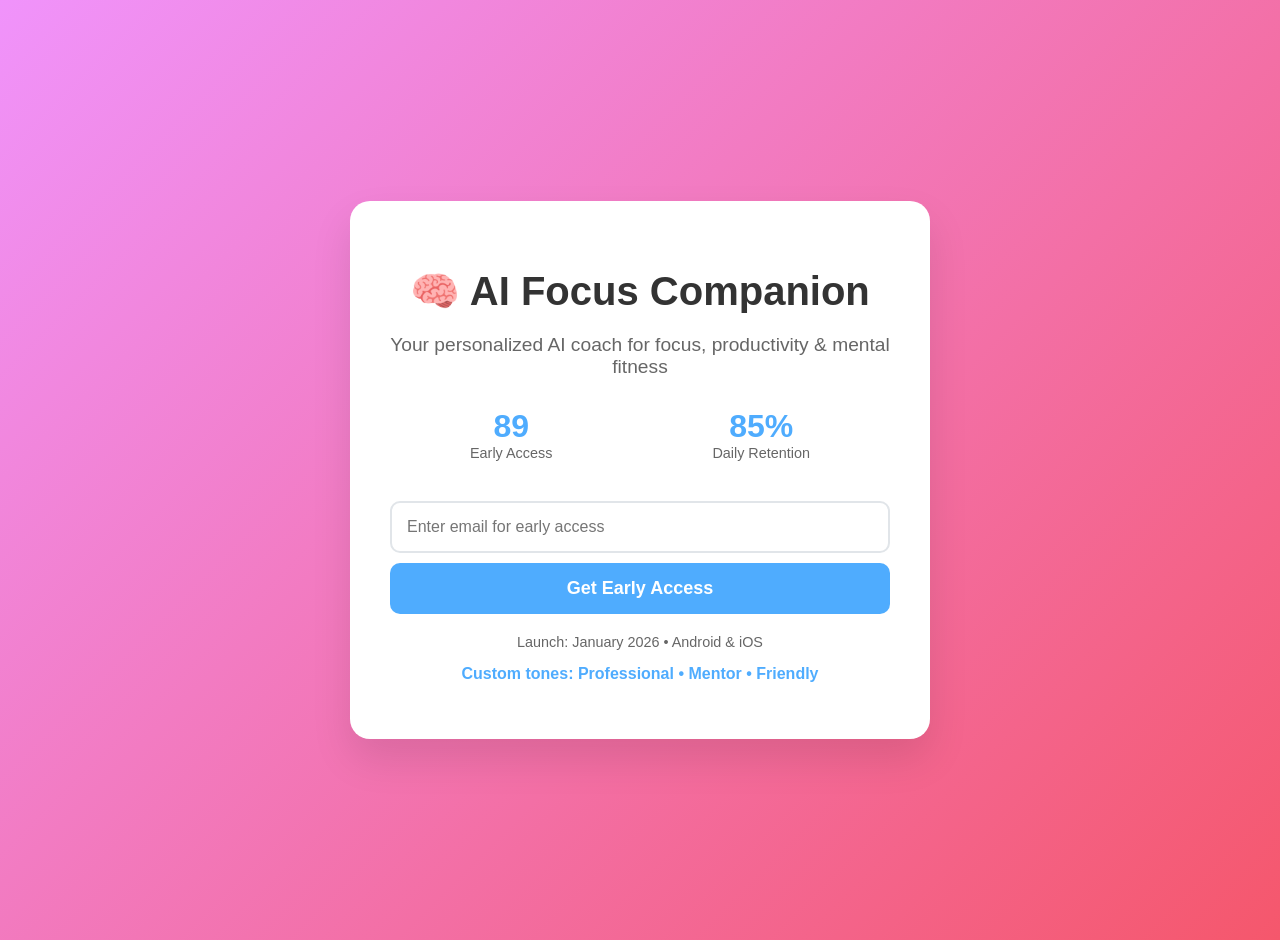
<file: ai-companion.html>
<!DOCTYPE html>
<html>
<head>
<title>AI Focus Companion - Early Access</title>
<meta name="viewport" content="width=device-width, initial-scale=1">
<style>
body { font-family: -apple-system,BlinkMacSystemFont,"Segoe UI",Roboto,sans-serif; background: linear-gradient(135deg,#f093fb 0%,#f5576c 100%); margin:0; padding:20px; min-height:100vh; display:flex; align-items:center; justify-content:center; }
.container { background:white; padding:40px; border-radius:20px; box-shadow:0 20px 40px rgba(0,0,0,0.1); max-width:500px; text-align:center; }
h1 { color:#333; font-size:2.5em; margin-bottom:10px; }
.subtitle { color:#666; font-size:1.2em; margin-bottom:30px; }
.stats { display:flex; justify-content:space-around; margin:30px 0; }
.stat { text-align:center; }
.stat-number { font-size:2em; font-weight:bold; color:#4facfe; }
.stat-label { color:#666; font-size:0.9em; }
form { text-align:left; }
input { width:100%; padding:15px; border:2px solid #e1e5e9; border-radius:10px; font-size:16px; margin:10px 0; box-sizing:border-box; }
button { width:100%; padding:15px; background:#4facfe; color:white; border:none; border-radius:10px; font-size:18px; font-weight:bold; cursor:pointer; }
</style>
</head>
<body>
<div class="container">
<h1>🧠 AI Focus Companion</h1>
<p class="subtitle">Your personalized AI coach for focus, productivity & mental fitness</p>
<div class="stats">
<div class="stat">
<div class="stat-number">89</div>
<div class="stat-label">Early Access</div>
</div>
<div class="stat">
<div class="stat-number">85%</div>
<div class="stat-label">Daily Retention</div>
</div>
</div>
<form action="YOUR_GOOGLE_FORM_LINK_2" method="POST">
<input type="email" name="email" placeholder="Enter email for early access" required>
<button type="submit">Get Early Access</button>
</form>
<p style="color:#666; font-size:0.9em; margin-top:20px;">Launch: January 2026 • Android & iOS</p>
<p style="color:#4facfe; font-size:1em; margin-top:10px; font-weight:bold;">Custom tones: Professional • Mentor • Friendly</p>
</div>
</body>
</html>
</file>
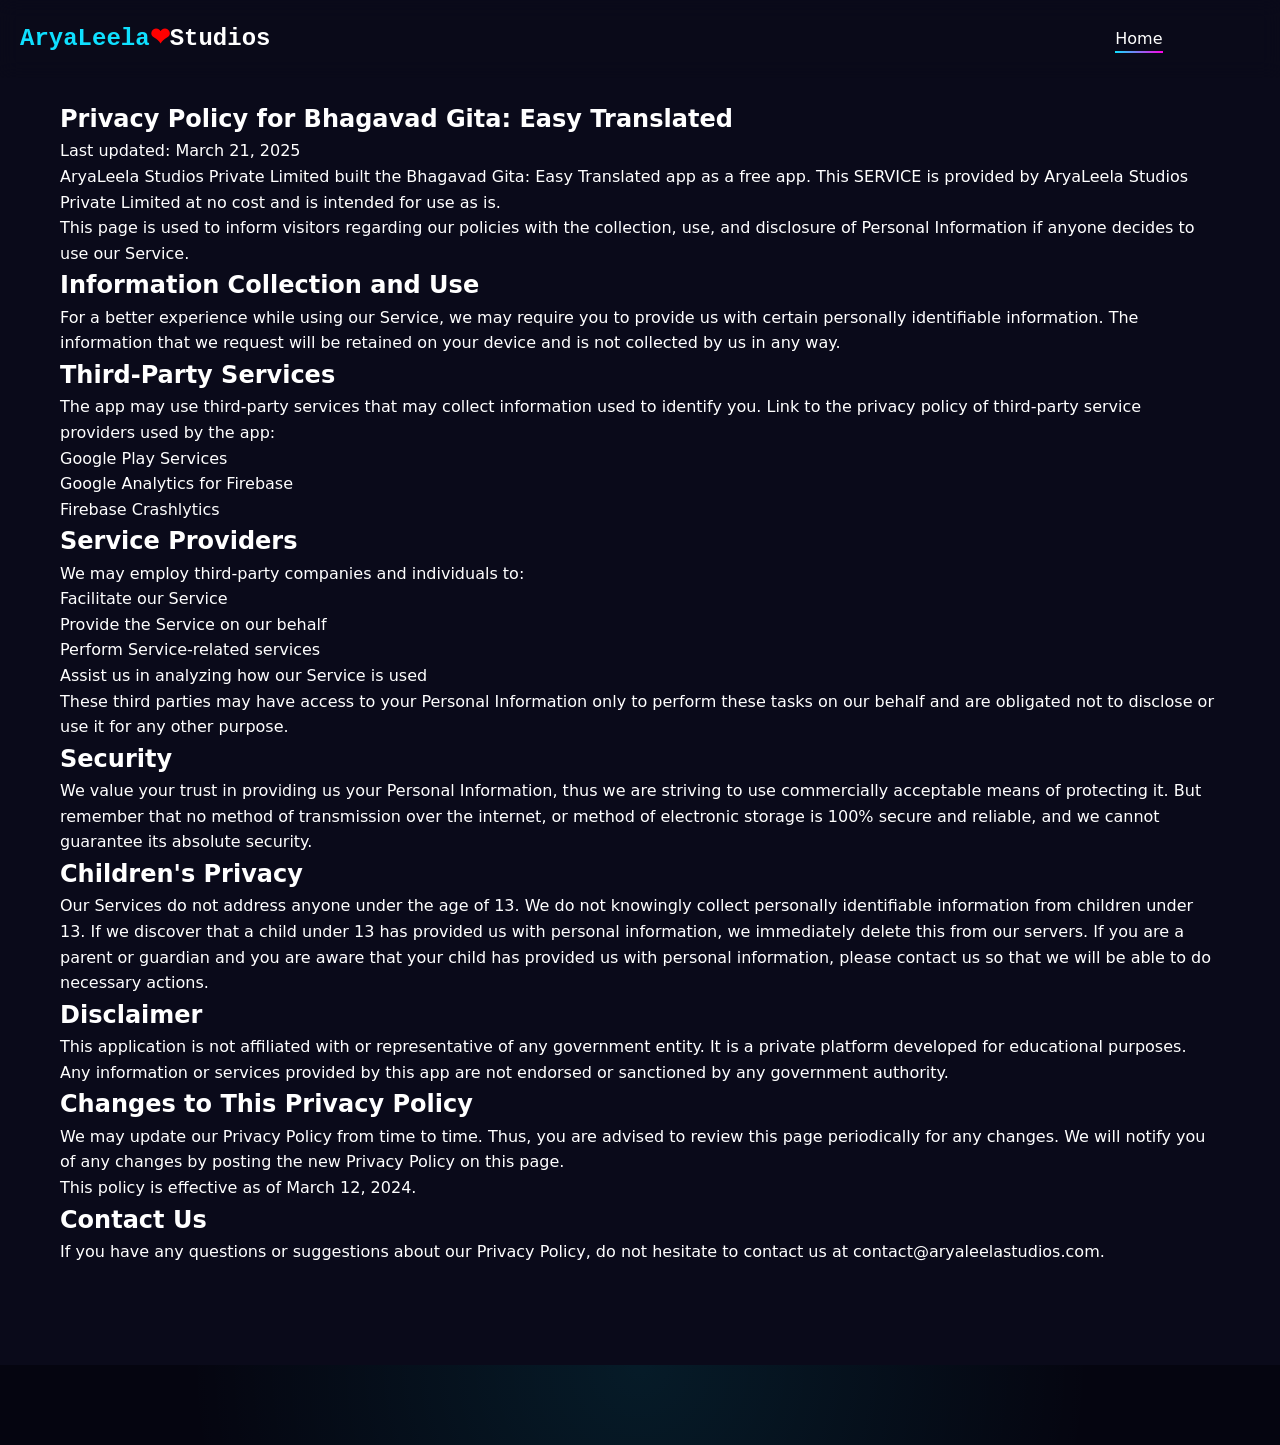
<file: BG-privacy-policy.HTML>
<!-- privacy-policy.html -->
<!DOCTYPE html>
<html lang="en">
<head>
  <meta charset="UTF-8">
  <meta name="viewport" content="width=device-width, initial-scale=1.0">
  <title>Privacy Policy - Bhagavad Gita: Easy Translated</title>
  <link rel="stylesheet" href="style.css">
</head>
<body>
<header style="backdrop-filter: blur(10px); background-color: rgba(10, 10, 26, 0.8);">
    <nav class="navbar">
      <div class="logo">
        <a href="/"><span>AryaLeela<span style="color: red;">&#10084;</span></span>Studios </a>
      </div>
      <div class="nav-toggle" id="navToggle">
        <span></span>
        <span></span>
        <span></span>
      </div>
      <ul class="nav-links">
        <li><a href="index" class="nav-link active">Home</a></li>
        <li style="visibility: hidden"><a href="#services" class="nav-link">Services</a></li>
      </ul>
    </nav>
</header>
<main>
    <section class="legal-content">
        <div class="container">
            <h1>Privacy Policy for Bhagavad Gita: Easy Translated</h1>
            <p>Last updated: March 21, 2025</p>

            <p>AryaLeela Studios Private Limited built the Bhagavad Gita: Easy Translated app as a free app. This SERVICE is provided by AryaLeela Studios Private Limited at no cost and is intended for use as is.</p>

            <p>This page is used to inform visitors regarding our policies with the collection, use, and disclosure of Personal Information if anyone decides to use our Service.</p>

            <h2>Information Collection and Use</h2>
            <p>For a better experience while using our Service, we may require you to provide us with certain personally identifiable information. The information that we request will be retained on your device and is not collected by us in any way.</p>

            <h2>Third-Party Services</h2>
            <p>The app may use third-party services that may collect information used to identify you. Link to the privacy policy of third-party service providers used by the app:</p>
            <ul>
                <li><a href="https://www.google.com/policies/privacy/" target="_blank">Google Play Services</a></li>
<li><a href="https://firebase.google.com/policies/analytics" target="_blank">Google Analytics for Firebase</a></li>
<li><a href="https://firebase.google.com/support/privacy/" target="_blank">Firebase Crashlytics</a></li>

            </ul>

            <h2>Service Providers</h2>
            <p>We may employ third-party companies and individuals to:</p>
            <ul>
                <li>Facilitate our Service</li>
                <li>Provide the Service on our behalf</li>
                <li>Perform Service-related services</li>
                <li>Assist us in analyzing how our Service is used</li>
            </ul>
            <p>These third parties may have access to your Personal Information only to perform these tasks on our behalf and are obligated not to disclose or use it for any other purpose.</p>

            <h2>Security</h2>
            <p>We value your trust in providing us your Personal Information, thus we are striving to use commercially acceptable means of protecting it. But remember that no method of transmission over the internet, or method of electronic storage is 100% secure and reliable, and we cannot guarantee its absolute security.</p>

            <h2>Children's Privacy</h2>
            <p>Our Services do not address anyone under the age of 13. We do not knowingly collect personally identifiable information from children under 13. If we discover that a child under 13 has provided us with personal information, we immediately delete this from our servers. If you are a parent or guardian and you are aware that your child has provided us with personal information, please contact us so that we will be able to do necessary actions.</p>

            <h2>Disclaimer</h2>
            <p>This application is not affiliated with or representative of any government entity. It is a private platform developed for educational purposes. Any information or services provided by this app are not endorsed or sanctioned by any government authority.</p>

            <h2>Changes to This Privacy Policy</h2>
            <p>We may update our Privacy Policy from time to time. Thus, you are advised to review this page periodically for any changes. We will notify you of any changes by posting the new Privacy Policy on this page.</p>
            <p>This policy is effective as of March 12, 2024.</p>

            <h2>Contact Us</h2>
            <p>If you have any questions or suggestions about our Privacy Policy, do not hesitate to contact us at <a href="mailto:contact@aryaleelastudios.com">contact@aryaleelastudios.com</a>.</p>
        </div>    
    </section>
</main>

<footer>
    <!-- Include your footer here -->
</footer>
</body>
</html>
</file>
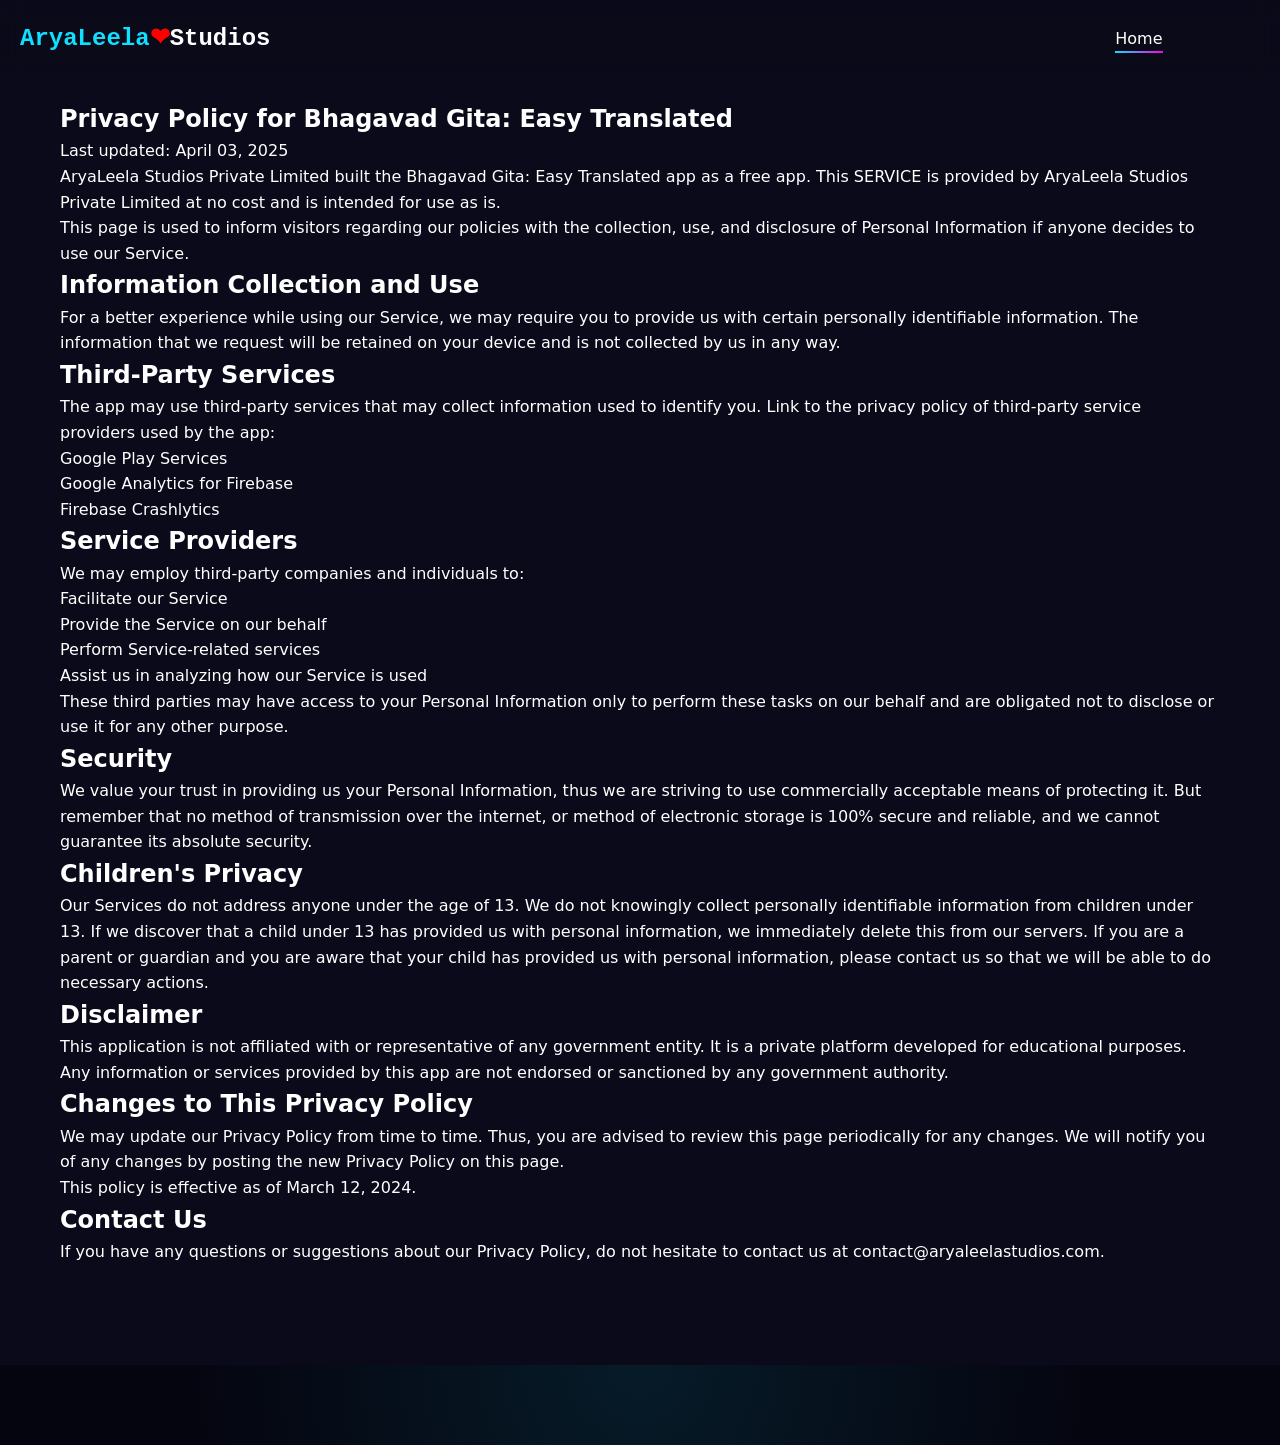
<file: bg-privacy-policy.html>
<!-- privacy-policy.html -->
<!DOCTYPE html>
<html lang="en">
<head>
  <meta charset="UTF-8">
  <meta name="viewport" content="width=device-width, initial-scale=1.0">
  <title>Privacy Policy - Bhagavad Gita: Easy Translated</title>
  <link rel="stylesheet" href="style.css">
</head>
<body>
<header style="backdrop-filter: blur(10px); background-color: rgba(10, 10, 26, 0.8);">
    <nav class="navbar">
      <div class="logo">
        <a href="/"><span>AryaLeela<span style="color: red;">&#10084;</span></span>Studios </a>
      </div>
      <div class="nav-toggle" id="navToggle">
        <span></span>
        <span></span>
        <span></span>
      </div>
      <ul class="nav-links">
        <li><a href="index" class="nav-link active">Home</a></li>
        <li style="visibility: hidden"><a href="#services" class="nav-link">Services</a></li>
      </ul>
    </nav>
</header>
<main>
    <section class="legal-content">
        <div class="container">
            <h1>Privacy Policy for Bhagavad Gita: Easy Translated</h1>
            <p>Last updated: April 03, 2025</p>

            <p>AryaLeela Studios Private Limited built the Bhagavad Gita: Easy Translated app as a free app. This SERVICE is provided by AryaLeela Studios Private Limited at no cost and is intended for use as is.</p>

            <p>This page is used to inform visitors regarding our policies with the collection, use, and disclosure of Personal Information if anyone decides to use our Service.</p>

            <h2>Information Collection and Use</h2>
            <p>For a better experience while using our Service, we may require you to provide us with certain personally identifiable information. The information that we request will be retained on your device and is not collected by us in any way.</p>

            <h2>Third-Party Services</h2>
            <p>The app may use third-party services that may collect information used to identify you. Link to the privacy policy of third-party service providers used by the app:</p>
            <ul>
                <li><a href="https://www.google.com/policies/privacy/" target="_blank">Google Play Services</a></li>
<li><a href="https://firebase.google.com/policies/analytics" target="_blank">Google Analytics for Firebase</a></li>
<li><a href="https://firebase.google.com/support/privacy/" target="_blank">Firebase Crashlytics</a></li>

            </ul>

            <h2>Service Providers</h2>
            <p>We may employ third-party companies and individuals to:</p>
            <ul>
                <li>Facilitate our Service</li>
                <li>Provide the Service on our behalf</li>
                <li>Perform Service-related services</li>
                <li>Assist us in analyzing how our Service is used</li>
            </ul>
            <p>These third parties may have access to your Personal Information only to perform these tasks on our behalf and are obligated not to disclose or use it for any other purpose.</p>

            <h2>Security</h2>
            <p>We value your trust in providing us your Personal Information, thus we are striving to use commercially acceptable means of protecting it. But remember that no method of transmission over the internet, or method of electronic storage is 100% secure and reliable, and we cannot guarantee its absolute security.</p>

            <h2>Children's Privacy</h2>
            <p>Our Services do not address anyone under the age of 13. We do not knowingly collect personally identifiable information from children under 13. If we discover that a child under 13 has provided us with personal information, we immediately delete this from our servers. If you are a parent or guardian and you are aware that your child has provided us with personal information, please contact us so that we will be able to do necessary actions.</p>

            <h2>Disclaimer</h2>
            <p>This application is not affiliated with or representative of any government entity. It is a private platform developed for educational purposes. Any information or services provided by this app are not endorsed or sanctioned by any government authority.</p>

            <h2>Changes to This Privacy Policy</h2>
            <p>We may update our Privacy Policy from time to time. Thus, you are advised to review this page periodically for any changes. We will notify you of any changes by posting the new Privacy Policy on this page.</p>
            <p>This policy is effective as of March 12, 2024.</p>

            <h2>Contact Us</h2>
            <p>If you have any questions or suggestions about our Privacy Policy, do not hesitate to contact us at <a href="mailto:contact@aryaleelastudios.com">contact@aryaleelastudios.com</a>.</p>
        </div>    
    </section>
</main>

<footer>
    <!-- Include your footer here -->
</footer>
</body>
</html>
</file>
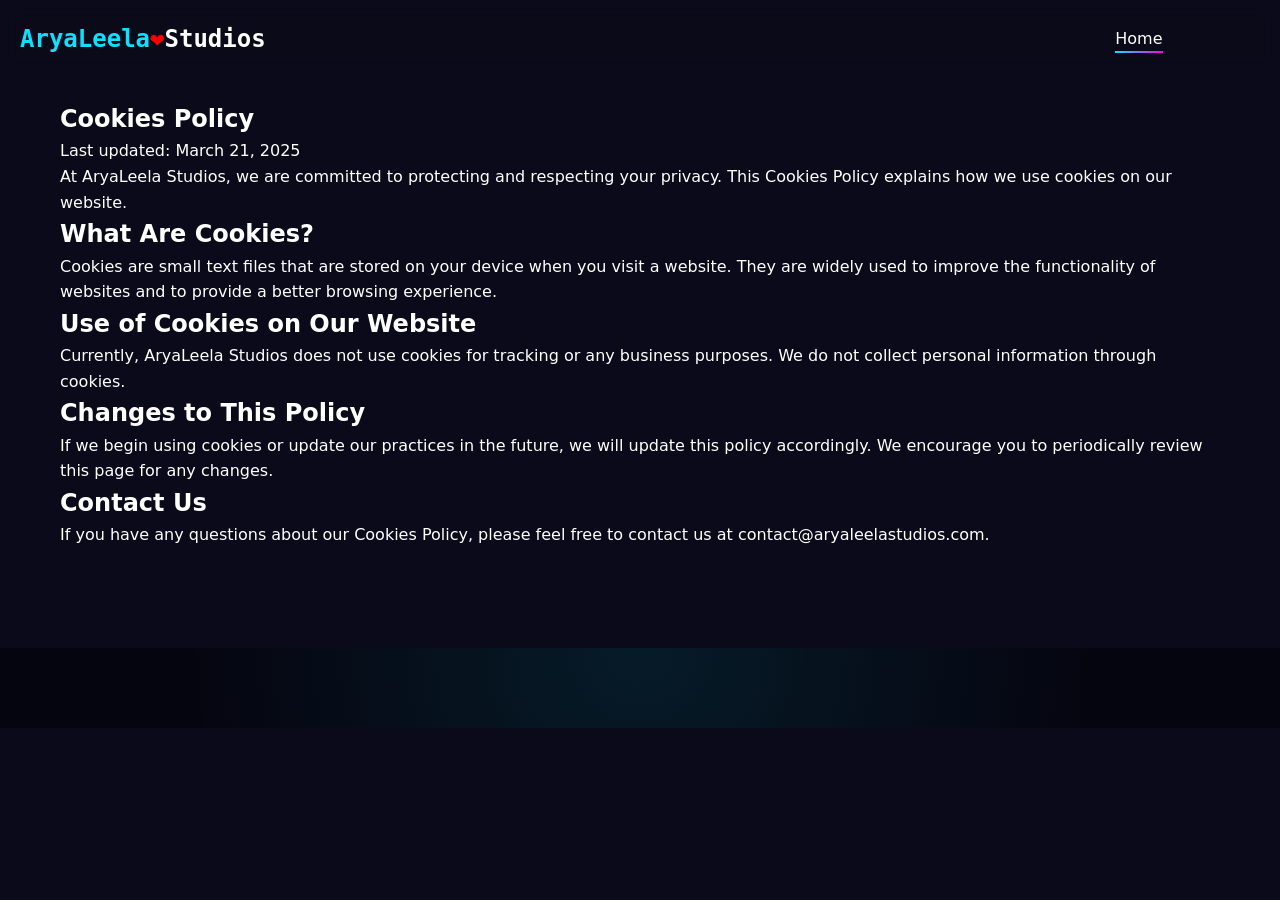
<file: cookies-policy.html>
<!-- privacy-policy.html -->
<!DOCTYPE html>
<html lang="en">
<head>
  <meta charset="UTF-8">
  <meta name="viewport" content="width=device-width, initial-scale=1.0">
  <title>Cookies Policy - AryaLeela Studios</title>
  <link rel="stylesheet" href="style.css">
</head>
<body>
<header style="backdrop-filter: blur(10px); background-color: rgba(10, 10, 26, 0.8);">
    <nav class="navbar">
      <div class="logo">
        <a href="/"><span>AryaLeela<span style="color: red;">&#10084;</span></span>Studios </a>
      </div>
      <div class="nav-toggle" id="navToggle">
        <span></span>
        <span></span>
        <span></span>
      </div>
	   <ul class="nav-links">
        <li><a href="index" class="nav-link active">Home</a></li>
        <li style="visibility: hidden"><a href="#services" class="nav-link">Services</a></li>
        <!-- <li><a href="#portfolio" class="nav-link">Portfolio</a></li> -->
        <!-- <li style="visibility: hidden"><a href="#team" class="nav-link">Team</a></li> -->
        <!-- <li  style="visibility: hidden"><a href="#contact" class="nav-link">Contact</a></li> -->
      </ul>
    </nav>
</header>
<main>
    <section class="legal-content">
        <div class="container">
            <h1>Cookies Policy</h1>
            <p>Last updated: March 21, 2025</p>

            <p>At AryaLeela Studios, we are committed to protecting and respecting your privacy. This Cookies Policy explains how we use cookies on our website.</p>

            <h2>What Are Cookies?</h2>
            <p>Cookies are small text files that are stored on your device when you visit a website. They are widely used to improve the functionality of websites and to provide a better browsing experience.</p>

            <h2>Use of Cookies on Our Website</h2>
            <p>Currently, AryaLeela Studios does not use cookies for tracking or any business purposes. We do not collect personal information through cookies.</p>

            <h2>Changes to This Policy</h2>
            <p>If we begin using cookies or update our practices in the future, we will update this policy accordingly. We encourage you to periodically review this page for any changes.</p>

            <h2>Contact Us</h2>
            <p>If you have any questions about our Cookies Policy, please feel free to contact us at <a href="mailto:contact@aryaleelastudios.live">contact@aryaleelastudios.com</a>.</p>
        </div>	
    </section>
</main>

<footer>
    <!-- Include your footer here -->
</footer>
</body>
</html>
</file>
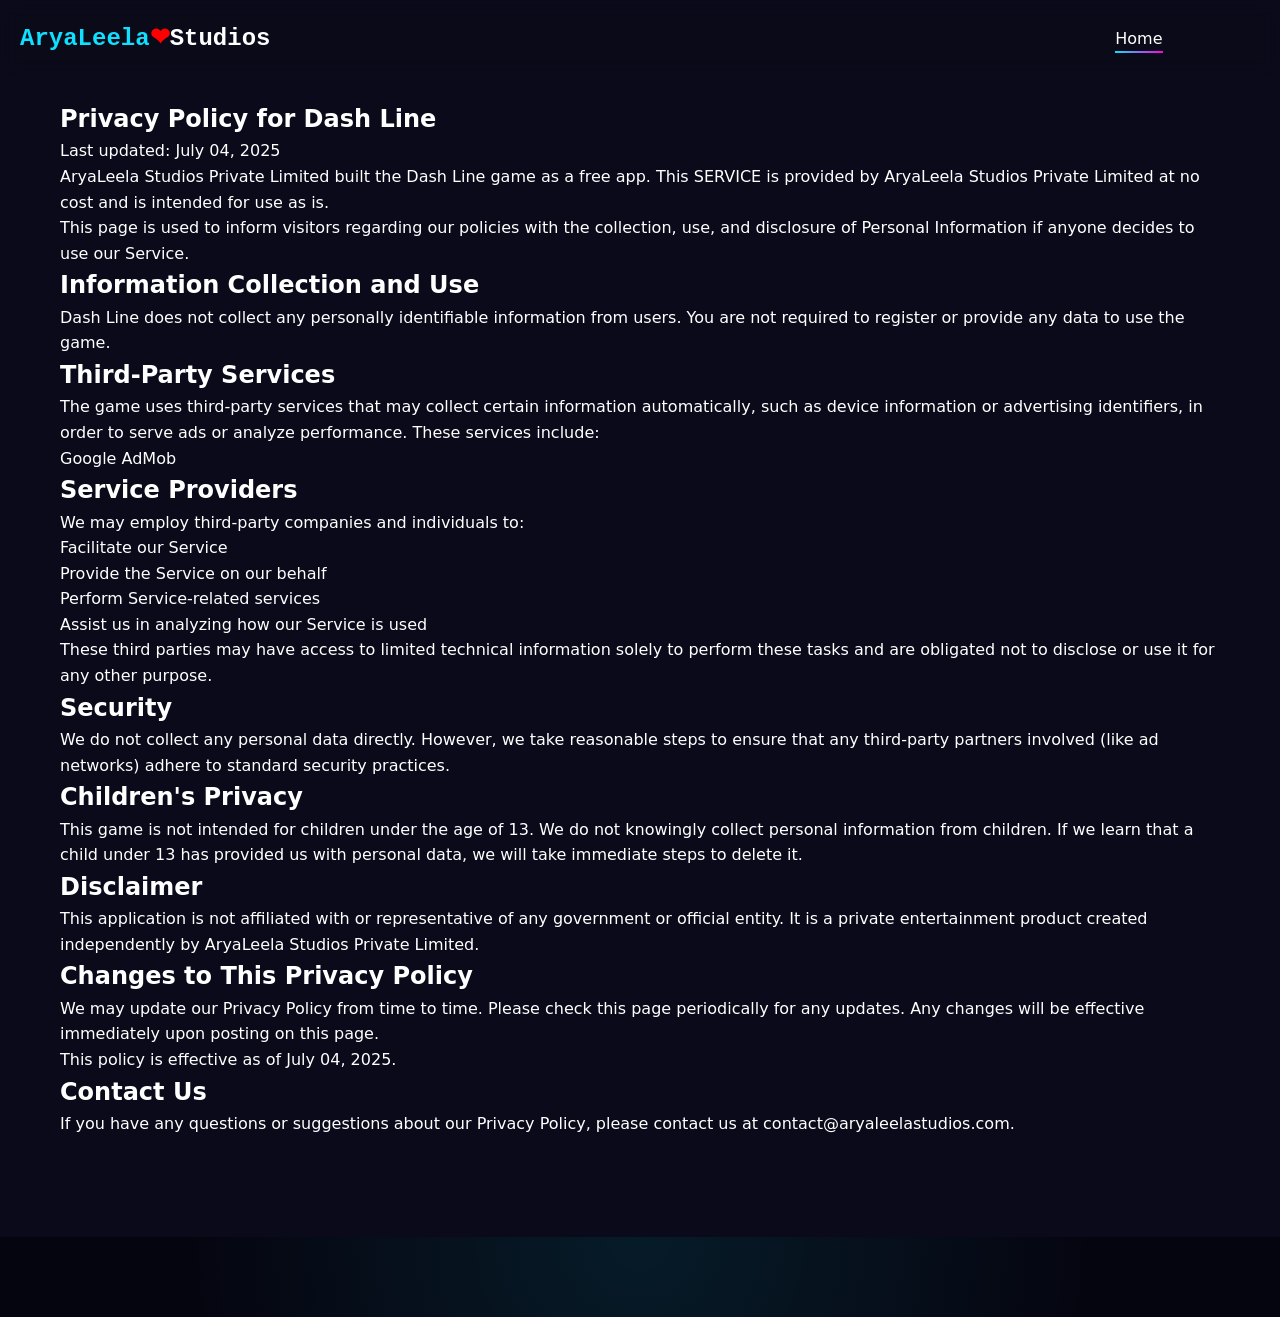
<file: dashline_privacypolicy.html>
<!-- privacy-policy-dash-line.html -->
<!DOCTYPE html>
<html lang="en">
<head>
  <meta charset="UTF-8">
  <meta name="viewport" content="width=device-width, initial-scale=1.0">
  <title>Privacy Policy - Dash Line</title>
  <link rel="stylesheet" href="style.css">
</head>
<body>
<header style="backdrop-filter: blur(10px); background-color: rgba(10, 10, 26, 0.8);">
    <nav class="navbar">
      <div class="logo">
        <a href="/"><span>AryaLeela<span style="color: red;">&#10084;</span></span>Studios </a>
      </div>
      <div class="nav-toggle" id="navToggle">
        <span></span>
        <span></span>
        <span></span>
      </div>
      <ul class="nav-links">
        <li><a href="index" class="nav-link active">Home</a></li>
        <li style="visibility: hidden"><a href="#services" class="nav-link">Services</a></li>
      </ul>
    </nav>
</header>
<main>
    <section class="legal-content">
        <div class="container">
            <h1>Privacy Policy for Dash Line</h1>
            <p>Last updated: July 04, 2025</p>

            <p>AryaLeela Studios Private Limited built the Dash Line game as a free app. This SERVICE is provided by AryaLeela Studios Private Limited at no cost and is intended for use as is.</p>

            <p>This page is used to inform visitors regarding our policies with the collection, use, and disclosure of Personal Information if anyone decides to use our Service.</p>

            <h2>Information Collection and Use</h2>
            <p>Dash Line does not collect any personally identifiable information from users. You are not required to register or provide any data to use the game.</p>

            <h2>Third-Party Services</h2>
            <p>The game uses third-party services that may collect certain information automatically, such as device information or advertising identifiers, in order to serve ads or analyze performance. These services include:</p>
            <ul>
                <li><a href="https://policies.google.com/privacy" target="_blank">Google AdMob</a></li>
            </ul>

            <h2>Service Providers</h2>
            <p>We may employ third-party companies and individuals to:</p>
            <ul>
                <li>Facilitate our Service</li>
                <li>Provide the Service on our behalf</li>
                <li>Perform Service-related services</li>
                <li>Assist us in analyzing how our Service is used</li>
            </ul>
            <p>These third parties may have access to limited technical information solely to perform these tasks and are obligated not to disclose or use it for any other purpose.</p>

            <h2>Security</h2>
            <p>We do not collect any personal data directly. However, we take reasonable steps to ensure that any third-party partners involved (like ad networks) adhere to standard security practices.</p>

            <h2>Children's Privacy</h2>
            <p>This game is not intended for children under the age of 13. We do not knowingly collect personal information from children. If we learn that a child under 13 has provided us with personal data, we will take immediate steps to delete it.</p>

            <h2>Disclaimer</h2>
            <p>This application is not affiliated with or representative of any government or official entity. It is a private entertainment product created independently by AryaLeela Studios Private Limited.</p>

            <h2>Changes to This Privacy Policy</h2>
            <p>We may update our Privacy Policy from time to time. Please check this page periodically for any updates. Any changes will be effective immediately upon posting on this page.</p>
            <p>This policy is effective as of July 04, 2025.</p>

            <h2>Contact Us</h2>
            <p>If you have any questions or suggestions about our Privacy Policy, please contact us at <a href="mailto:contact@aryaleelastudios.com">contact@aryaleelastudios.com</a>.</p>
        </div>    
    </section>
</main>

<footer>
    <!-- Include your footer here -->
</footer>
</body>
</html>
</file>
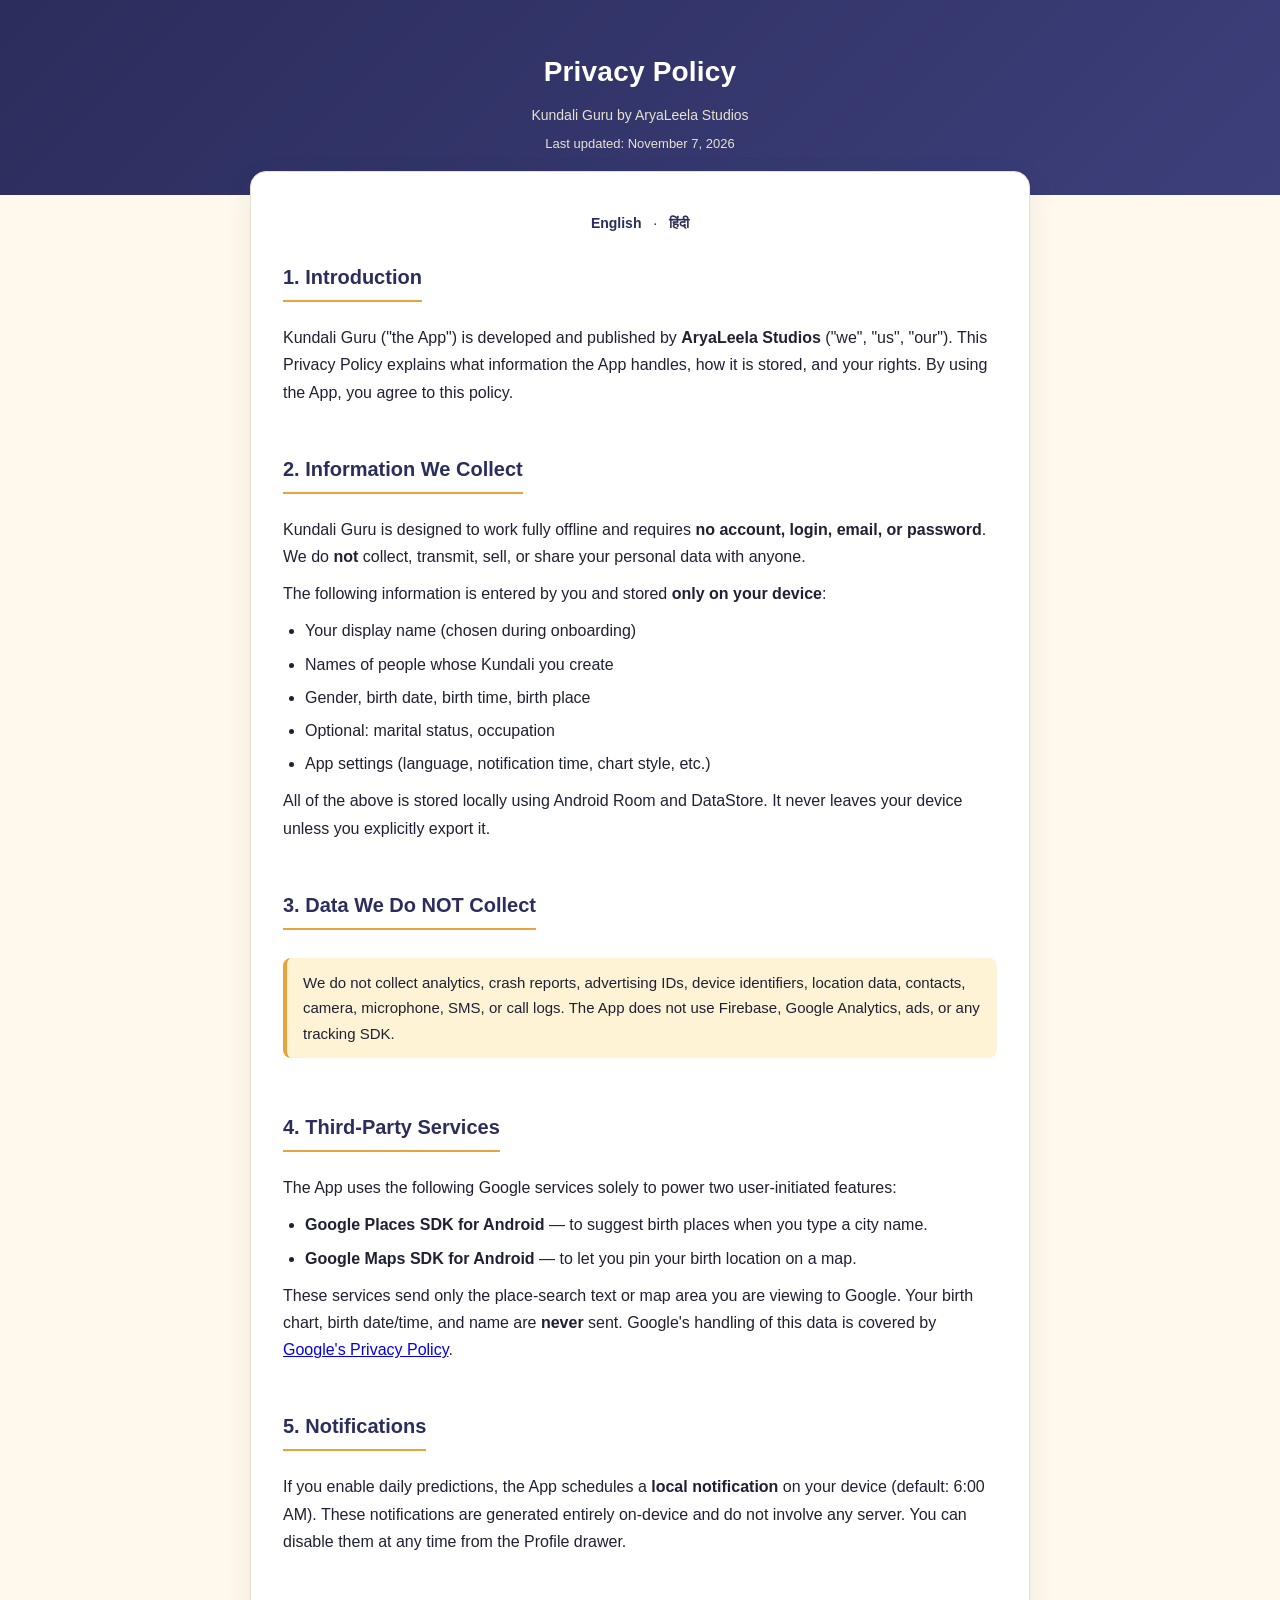
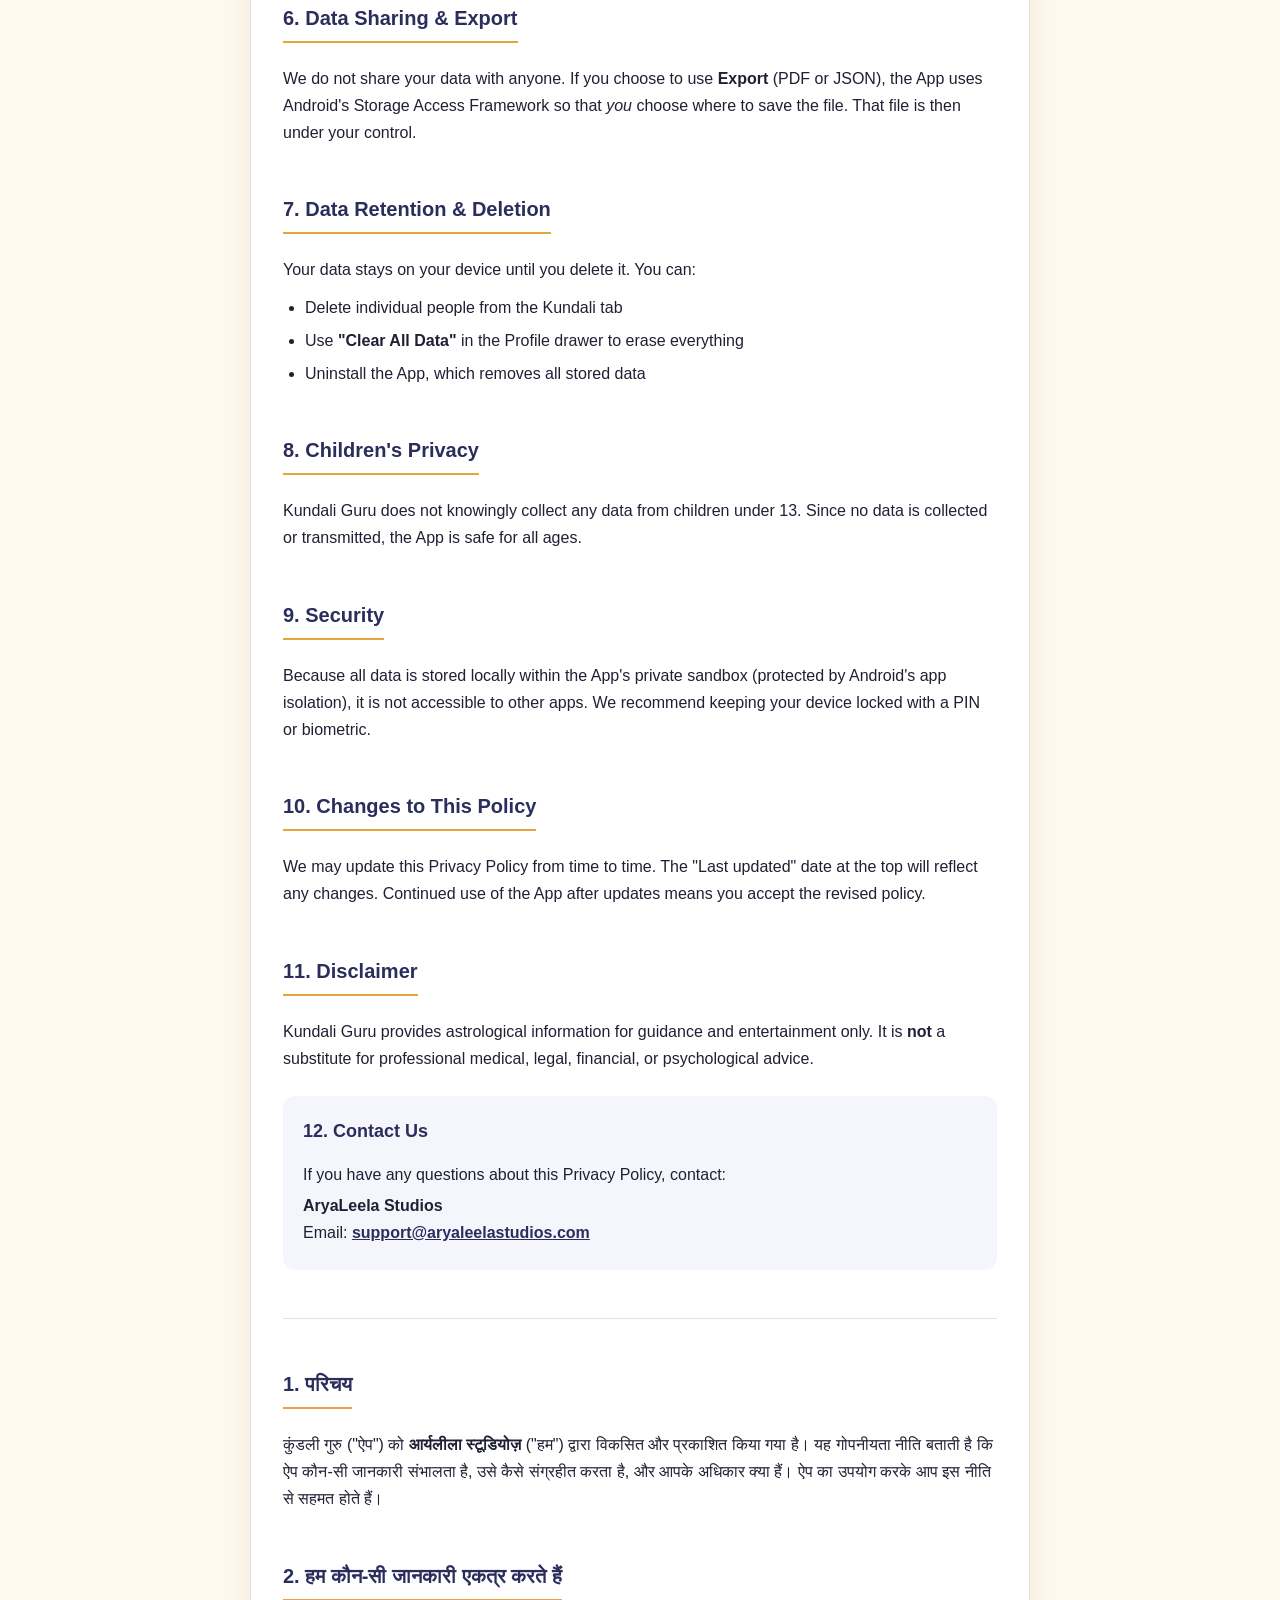
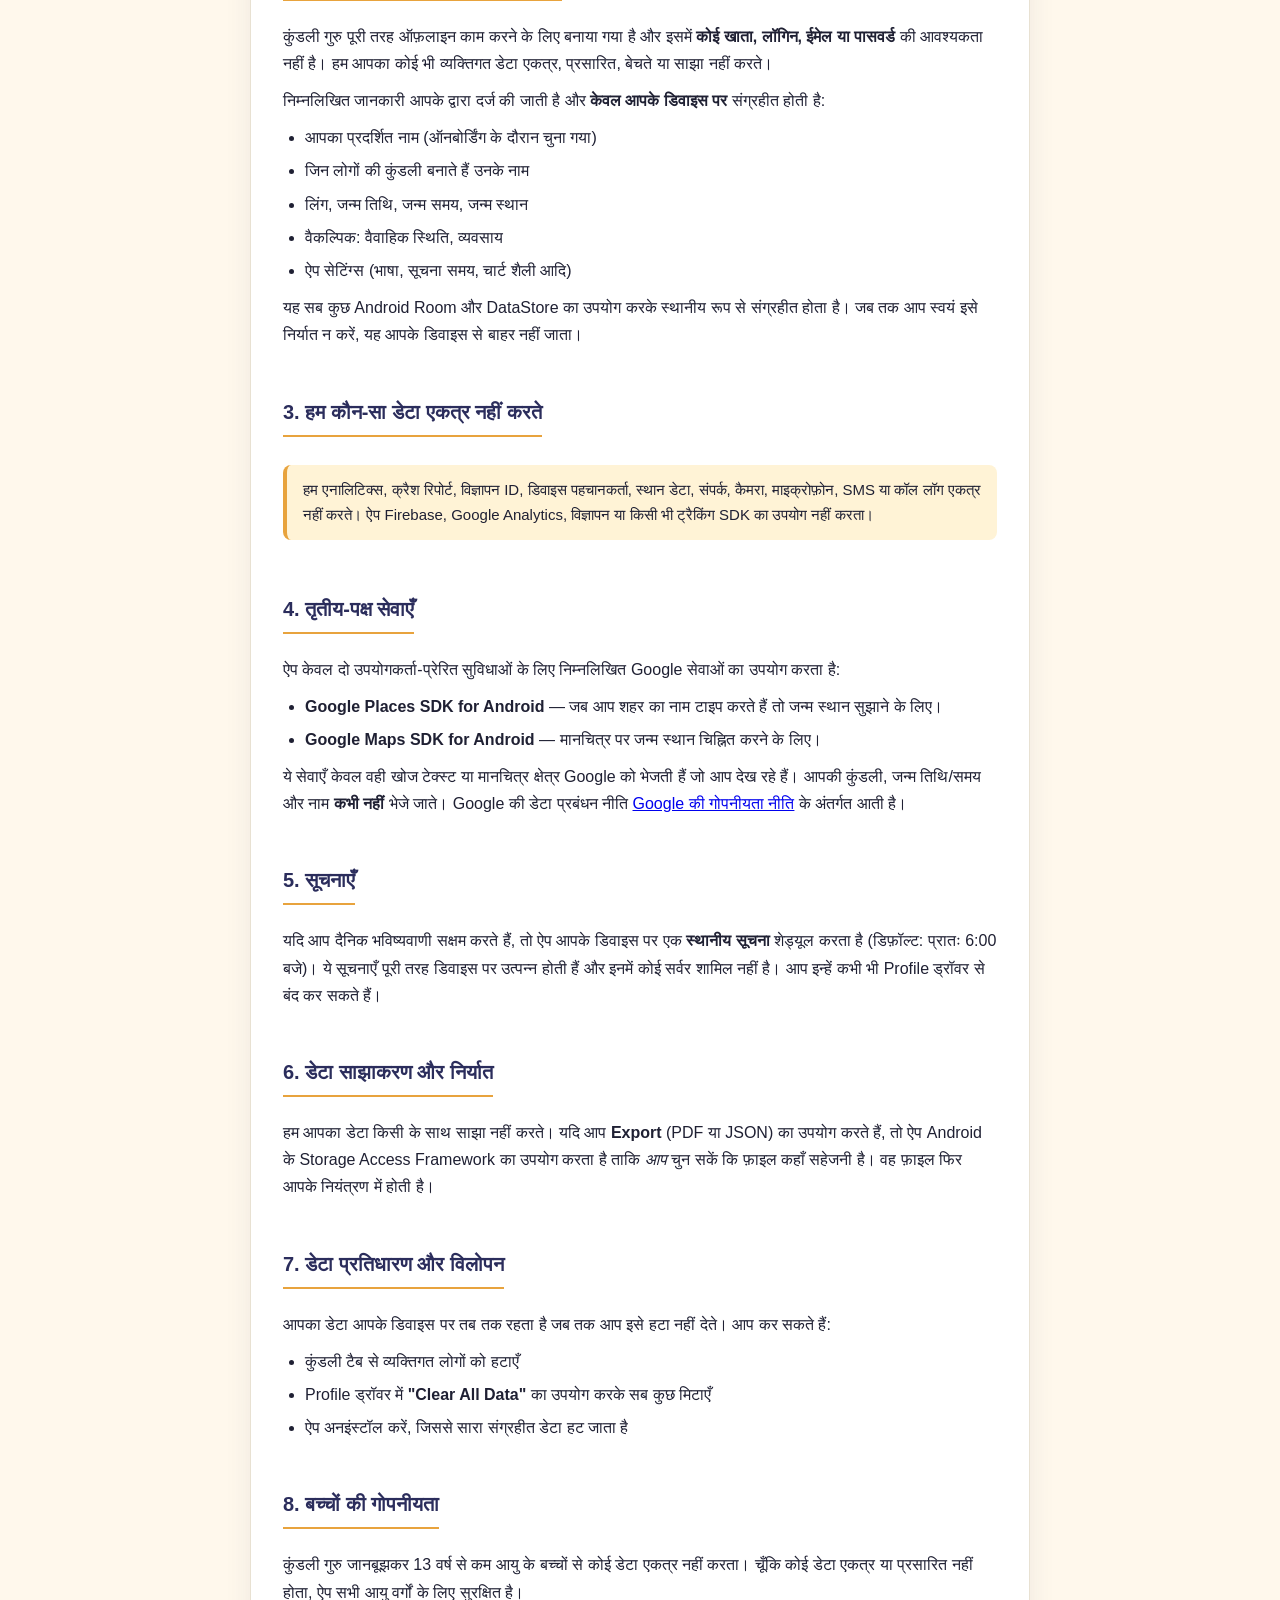
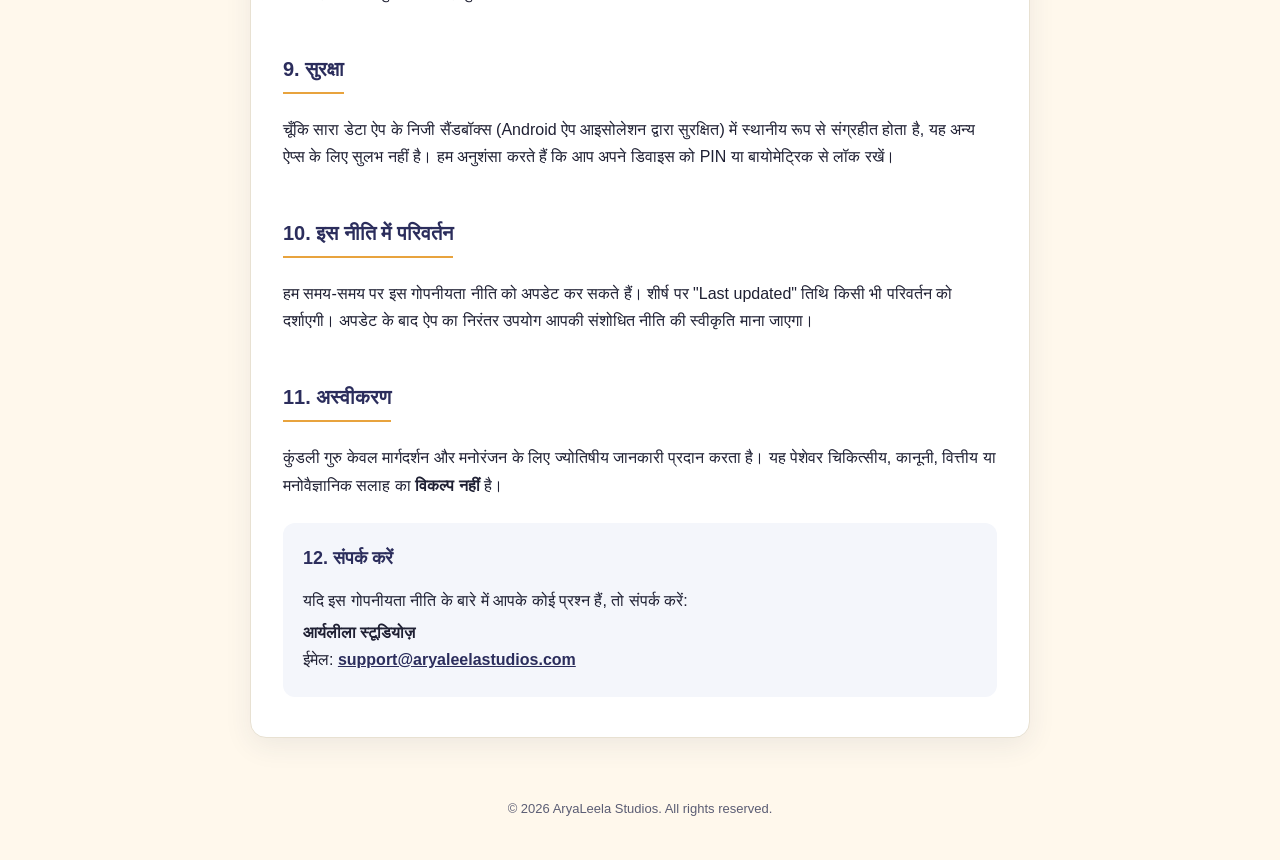
<file: kundali-guru-privacy-policy.htm>
<!DOCTYPE html>
<html lang="en">
<head>
  <meta charset="UTF-8" />
  <meta name="viewport" content="width=device-width, initial-scale=1.0" />
  <title>Privacy Policy — Kundali Guru</title>
  <meta name="description" content="Privacy Policy for Kundali Guru by AryaLeela Studios" />
  <style>
    :root {
      --saffron: #E8A33D;
      --indigo: #2B2D5C;
      --cream: #FFF8EC;
      --text: #1F2033;
      --muted: #5B5D74;
      --border: #E8E1D2;
    }
    * { box-sizing: border-box; }
    body {
      margin: 0;
      font-family: -apple-system, BlinkMacSystemFont, "Segoe UI", Roboto, "Helvetica Neue", Arial, sans-serif;
      background: var(--cream);
      color: var(--text);
      line-height: 1.7;
      font-size: 16px;
    }
    .header {
      background: linear-gradient(135deg, var(--indigo) 0%, #3C3F7A 100%);
      color: #fff;
      padding: 48px 20px 40px;
      text-align: center;
    }
    .header h1 {
      margin: 0 0 8px;
      font-size: 28px;
      font-weight: 700;
      letter-spacing: 0.2px;
    }
    .header p {
      margin: 0;
      color: #E8E1D2;
      font-size: 14px;
    }
    .container {
      max-width: 780px;
      margin: -24px auto 60px;
      background: #fff;
      border-radius: 16px;
      padding: 40px 32px;
      box-shadow: 0 8px 28px rgba(43, 45, 92, 0.08);
      border: 1px solid var(--border);
    }
    h2 {
      color: var(--indigo);
      font-size: 20px;
      margin-top: 36px;
      margin-bottom: 12px;
      padding-bottom: 6px;
      border-bottom: 2px solid var(--saffron);
      display: inline-block;
    }
    h2:first-of-type { margin-top: 0; }
    p { margin: 10px 0; color: var(--text); }
    ul { padding-left: 22px; margin: 10px 0; }
    li { margin: 6px 0; }
    .lang-switch {
      text-align: center;
      margin-bottom: 24px;
      font-size: 14px;
    }
    .lang-switch a {
      color: var(--indigo);
      text-decoration: none;
      margin: 0 8px;
      font-weight: 600;
    }
    .lang-switch a:hover { color: var(--saffron); }
    .highlight {
      background: #FFF3D6;
      border-left: 4px solid var(--saffron);
      padding: 12px 16px;
      border-radius: 8px;
      margin: 16px 0;
      font-size: 15px;
    }
    .contact {
      background: #F4F6FB;
      border-radius: 12px;
      padding: 20px;
      margin-top: 24px;
    }
    .contact a { color: var(--indigo); font-weight: 600; }
    footer {
      text-align: center;
      font-size: 13px;
      color: var(--muted);
      padding: 0 20px 40px;
    }
    .divider {
      height: 1px;
      background: var(--border);
      margin: 48px 0;
    }
    .hi h2 { font-family: "Noto Serif Devanagari", "Nirmala UI", sans-serif; }
    @media (max-width: 600px) {
      .container { padding: 28px 20px; margin: -24px 12px 40px; }
      .header h1 { font-size: 22px; }
      h2 { font-size: 18px; }
    }
  </style>
</head>
<body>

  <header class="header">
    <h1>Privacy Policy</h1>
    <p>Kundali Guru by AryaLeela Studios</p>
    <p style="margin-top: 6px; font-size: 13px;">Last updated: November 7, 2026</p>
  </header>

  <main class="container">

    <div class="lang-switch">
      <a href="#english">English</a> · <a href="#hindi">हिंदी</a>
    </div>

    <!-- ==================== ENGLISH ==================== -->
    <section id="english">
      <h2>1. Introduction</h2>
      <p>Kundali Guru ("the App") is developed and published by <strong>AryaLeela Studios</strong> ("we", "us", "our"). This Privacy Policy explains what information the App handles, how it is stored, and your rights. By using the App, you agree to this policy.</p>

      <h2>2. Information We Collect</h2>
      <p>Kundali Guru is designed to work fully offline and requires <strong>no account, login, email, or password</strong>. We do <strong>not</strong> collect, transmit, sell, or share your personal data with anyone.</p>
      <p>The following information is entered by you and stored <strong>only on your device</strong>:</p>
      <ul>
        <li>Your display name (chosen during onboarding)</li>
        <li>Names of people whose Kundali you create</li>
        <li>Gender, birth date, birth time, birth place</li>
        <li>Optional: marital status, occupation</li>
        <li>App settings (language, notification time, chart style, etc.)</li>
      </ul>
      <p>All of the above is stored locally using Android Room and DataStore. It never leaves your device unless you explicitly export it.</p>

      <h2>3. Data We Do NOT Collect</h2>
      <div class="highlight">
        We do not collect analytics, crash reports, advertising IDs, device identifiers, location data, contacts, camera, microphone, SMS, or call logs. The App does not use Firebase, Google Analytics, ads, or any tracking SDK.
      </div>

      <h2>4. Third-Party Services</h2>
      <p>The App uses the following Google services solely to power two user-initiated features:</p>
      <ul>
        <li><strong>Google Places SDK for Android</strong> — to suggest birth places when you type a city name.</li>
        <li><strong>Google Maps SDK for Android</strong> — to let you pin your birth location on a map.</li>
      </ul>
      <p>These services send only the place-search text or map area you are viewing to Google. Your birth chart, birth date/time, and name are <strong>never</strong> sent. Google's handling of this data is covered by <a href="https://policies.google.com/privacy" target="_blank" rel="noopener">Google's Privacy Policy</a>.</p>

      <h2>5. Notifications</h2>
      <p>If you enable daily predictions, the App schedules a <strong>local notification</strong> on your device (default: 6:00 AM). These notifications are generated entirely on-device and do not involve any server. You can disable them at any time from the Profile drawer.</p>

      <h2>6. Data Sharing & Export</h2>
      <p>We do not share your data with anyone. If you choose to use <strong>Export</strong> (PDF or JSON), the App uses Android's Storage Access Framework so that <em>you</em> choose where to save the file. That file is then under your control.</p>

      <h2>7. Data Retention & Deletion</h2>
      <p>Your data stays on your device until you delete it. You can:</p>
      <ul>
        <li>Delete individual people from the Kundali tab</li>
        <li>Use <strong>"Clear All Data"</strong> in the Profile drawer to erase everything</li>
        <li>Uninstall the App, which removes all stored data</li>
      </ul>

      <h2>8. Children's Privacy</h2>
      <p>Kundali Guru does not knowingly collect any data from children under 13. Since no data is collected or transmitted, the App is safe for all ages.</p>

      <h2>9. Security</h2>
      <p>Because all data is stored locally within the App's private sandbox (protected by Android's app isolation), it is not accessible to other apps. We recommend keeping your device locked with a PIN or biometric.</p>

      <h2>10. Changes to This Policy</h2>
      <p>We may update this Privacy Policy from time to time. The "Last updated" date at the top will reflect any changes. Continued use of the App after updates means you accept the revised policy.</p>

      <h2>11. Disclaimer</h2>
      <p>Kundali Guru provides astrological information for guidance and entertainment only. It is <strong>not</strong> a substitute for professional medical, legal, financial, or psychological advice.</p>

      <div class="contact">
        <h2 style="border: none; padding: 0; margin: 0 0 10px; font-size: 18px;">12. Contact Us</h2>
        <p style="margin: 4px 0;">If you have any questions about this Privacy Policy, contact:</p>
        <p style="margin: 4px 0;"><strong>AryaLeela Studios</strong><br />
        Email: <a href="mailto:support@aryaleelastudios.com">support@aryaleelastudios.com</a></p>
      </div>
    </section>

    <div class="divider"></div>

    <!-- ==================== HINDI ==================== -->
    <section id="hindi" class="hi">
      <h2>1. परिचय</h2>
      <p>कुंडली गुरु ("ऐप") को <strong>आर्यलीला स्टूडियोज़</strong> ("हम") द्वारा विकसित और प्रकाशित किया गया है। यह गोपनीयता नीति बताती है कि ऐप कौन-सी जानकारी संभालता है, उसे कैसे संग्रहीत करता है, और आपके अधिकार क्या हैं। ऐप का उपयोग करके आप इस नीति से सहमत होते हैं।</p>

      <h2>2. हम कौन-सी जानकारी एकत्र करते हैं</h2>
      <p>कुंडली गुरु पूरी तरह ऑफ़लाइन काम करने के लिए बनाया गया है और इसमें <strong>कोई खाता, लॉगिन, ईमेल या पासवर्ड</strong> की आवश्यकता नहीं है। हम आपका कोई भी व्यक्तिगत डेटा एकत्र, प्रसारित, बेचते या साझा नहीं करते।</p>
      <p>निम्नलिखित जानकारी आपके द्वारा दर्ज की जाती है और <strong>केवल आपके डिवाइस पर</strong> संग्रहीत होती है:</p>
      <ul>
        <li>आपका प्रदर्शित नाम (ऑनबोर्डिंग के दौरान चुना गया)</li>
        <li>जिन लोगों की कुंडली बनाते हैं उनके नाम</li>
        <li>लिंग, जन्म तिथि, जन्म समय, जन्म स्थान</li>
        <li>वैकल्पिक: वैवाहिक स्थिति, व्यवसाय</li>
        <li>ऐप सेटिंग्स (भाषा, सूचना समय, चार्ट शैली आदि)</li>
      </ul>
      <p>यह सब कुछ Android Room और DataStore का उपयोग करके स्थानीय रूप से संग्रहीत होता है। जब तक आप स्वयं इसे निर्यात न करें, यह आपके डिवाइस से बाहर नहीं जाता।</p>

      <h2>3. हम कौन-सा डेटा एकत्र नहीं करते</h2>
      <div class="highlight">
        हम एनालिटिक्स, क्रैश रिपोर्ट, विज्ञापन ID, डिवाइस पहचानकर्ता, स्थान डेटा, संपर्क, कैमरा, माइक्रोफ़ोन, SMS या कॉल लॉग एकत्र नहीं करते। ऐप Firebase, Google Analytics, विज्ञापन या किसी भी ट्रैकिंग SDK का उपयोग नहीं करता।
      </div>

      <h2>4. तृतीय-पक्ष सेवाएँ</h2>
      <p>ऐप केवल दो उपयोगकर्ता-प्रेरित सुविधाओं के लिए निम्नलिखित Google सेवाओं का उपयोग करता है:</p>
      <ul>
        <li><strong>Google Places SDK for Android</strong> — जब आप शहर का नाम टाइप करते हैं तो जन्म स्थान सुझाने के लिए।</li>
        <li><strong>Google Maps SDK for Android</strong> — मानचित्र पर जन्म स्थान चिह्नित करने के लिए।</li>
      </ul>
      <p>ये सेवाएँ केवल वही खोज टेक्स्ट या मानचित्र क्षेत्र Google को भेजती हैं जो आप देख रहे हैं। आपकी कुंडली, जन्म तिथि/समय और नाम <strong>कभी नहीं</strong> भेजे जाते। Google की डेटा प्रबंधन नीति <a href="https://policies.google.com/privacy" target="_blank" rel="noopener">Google की गोपनीयता नीति</a> के अंतर्गत आती है।</p>

      <h2>5. सूचनाएँ</h2>
      <p>यदि आप दैनिक भविष्यवाणी सक्षम करते हैं, तो ऐप आपके डिवाइस पर एक <strong>स्थानीय सूचना</strong> शेड्यूल करता है (डिफ़ॉल्ट: प्रातः 6:00 बजे)। ये सूचनाएँ पूरी तरह डिवाइस पर उत्पन्न होती हैं और इनमें कोई सर्वर शामिल नहीं है। आप इन्हें कभी भी Profile ड्रॉवर से बंद कर सकते हैं।</p>

      <h2>6. डेटा साझाकरण और निर्यात</h2>
      <p>हम आपका डेटा किसी के साथ साझा नहीं करते। यदि आप <strong>Export</strong> (PDF या JSON) का उपयोग करते हैं, तो ऐप Android के Storage Access Framework का उपयोग करता है ताकि <em>आप</em> चुन सकें कि फ़ाइल कहाँ सहेजनी है। वह फ़ाइल फिर आपके नियंत्रण में होती है।</p>

      <h2>7. डेटा प्रतिधारण और विलोपन</h2>
      <p>आपका डेटा आपके डिवाइस पर तब तक रहता है जब तक आप इसे हटा नहीं देते। आप कर सकते हैं:</p>
      <ul>
        <li>कुंडली टैब से व्यक्तिगत लोगों को हटाएँ</li>
        <li>Profile ड्रॉवर में <strong>"Clear All Data"</strong> का उपयोग करके सब कुछ मिटाएँ</li>
        <li>ऐप अनइंस्टॉल करें, जिससे सारा संग्रहीत डेटा हट जाता है</li>
      </ul>

      <h2>8. बच्चों की गोपनीयता</h2>
      <p>कुंडली गुरु जानबूझकर 13 वर्ष से कम आयु के बच्चों से कोई डेटा एकत्र नहीं करता। चूँकि कोई डेटा एकत्र या प्रसारित नहीं होता, ऐप सभी आयु वर्गों के लिए सुरक्षित है।</p>

      <h2>9. सुरक्षा</h2>
      <p>चूँकि सारा डेटा ऐप के निजी सैंडबॉक्स (Android ऐप आइसोलेशन द्वारा सुरक्षित) में स्थानीय रूप से संग्रहीत होता है, यह अन्य ऐप्स के लिए सुलभ नहीं है। हम अनुशंसा करते हैं कि आप अपने डिवाइस को PIN या बायोमेट्रिक से लॉक रखें।</p>

      <h2>10. इस नीति में परिवर्तन</h2>
      <p>हम समय-समय पर इस गोपनीयता नीति को अपडेट कर सकते हैं। शीर्ष पर "Last updated" तिथि किसी भी परिवर्तन को दर्शाएगी। अपडेट के बाद ऐप का निरंतर उपयोग आपकी संशोधित नीति की स्वीकृति माना जाएगा।</p>

      <h2>11. अस्वीकरण</h2>
      <p>कुंडली गुरु केवल मार्गदर्शन और मनोरंजन के लिए ज्योतिषीय जानकारी प्रदान करता है। यह पेशेवर चिकित्सीय, कानूनी, वित्तीय या मनोवैज्ञानिक सलाह का <strong>विकल्प नहीं</strong> है।</p>

      <div class="contact">
        <h2 style="border: none; padding: 0; margin: 0 0 10px; font-size: 18px;">12. संपर्क करें</h2>
        <p style="margin: 4px 0;">यदि इस गोपनीयता नीति के बारे में आपके कोई प्रश्न हैं, तो संपर्क करें:</p>
        <p style="margin: 4px 0;"><strong>आर्यलीला स्टूडियोज़</strong><br />
        ईमेल: <a href="mailto:support@aryaleelastudios.com">support@aryaleelastudios.com</a></p>
      </div>
    </section>
  </main>

  <footer>
    © 2026 AryaLeela Studios. All rights reserved.
  </footer>

</body>
</html>
</file>
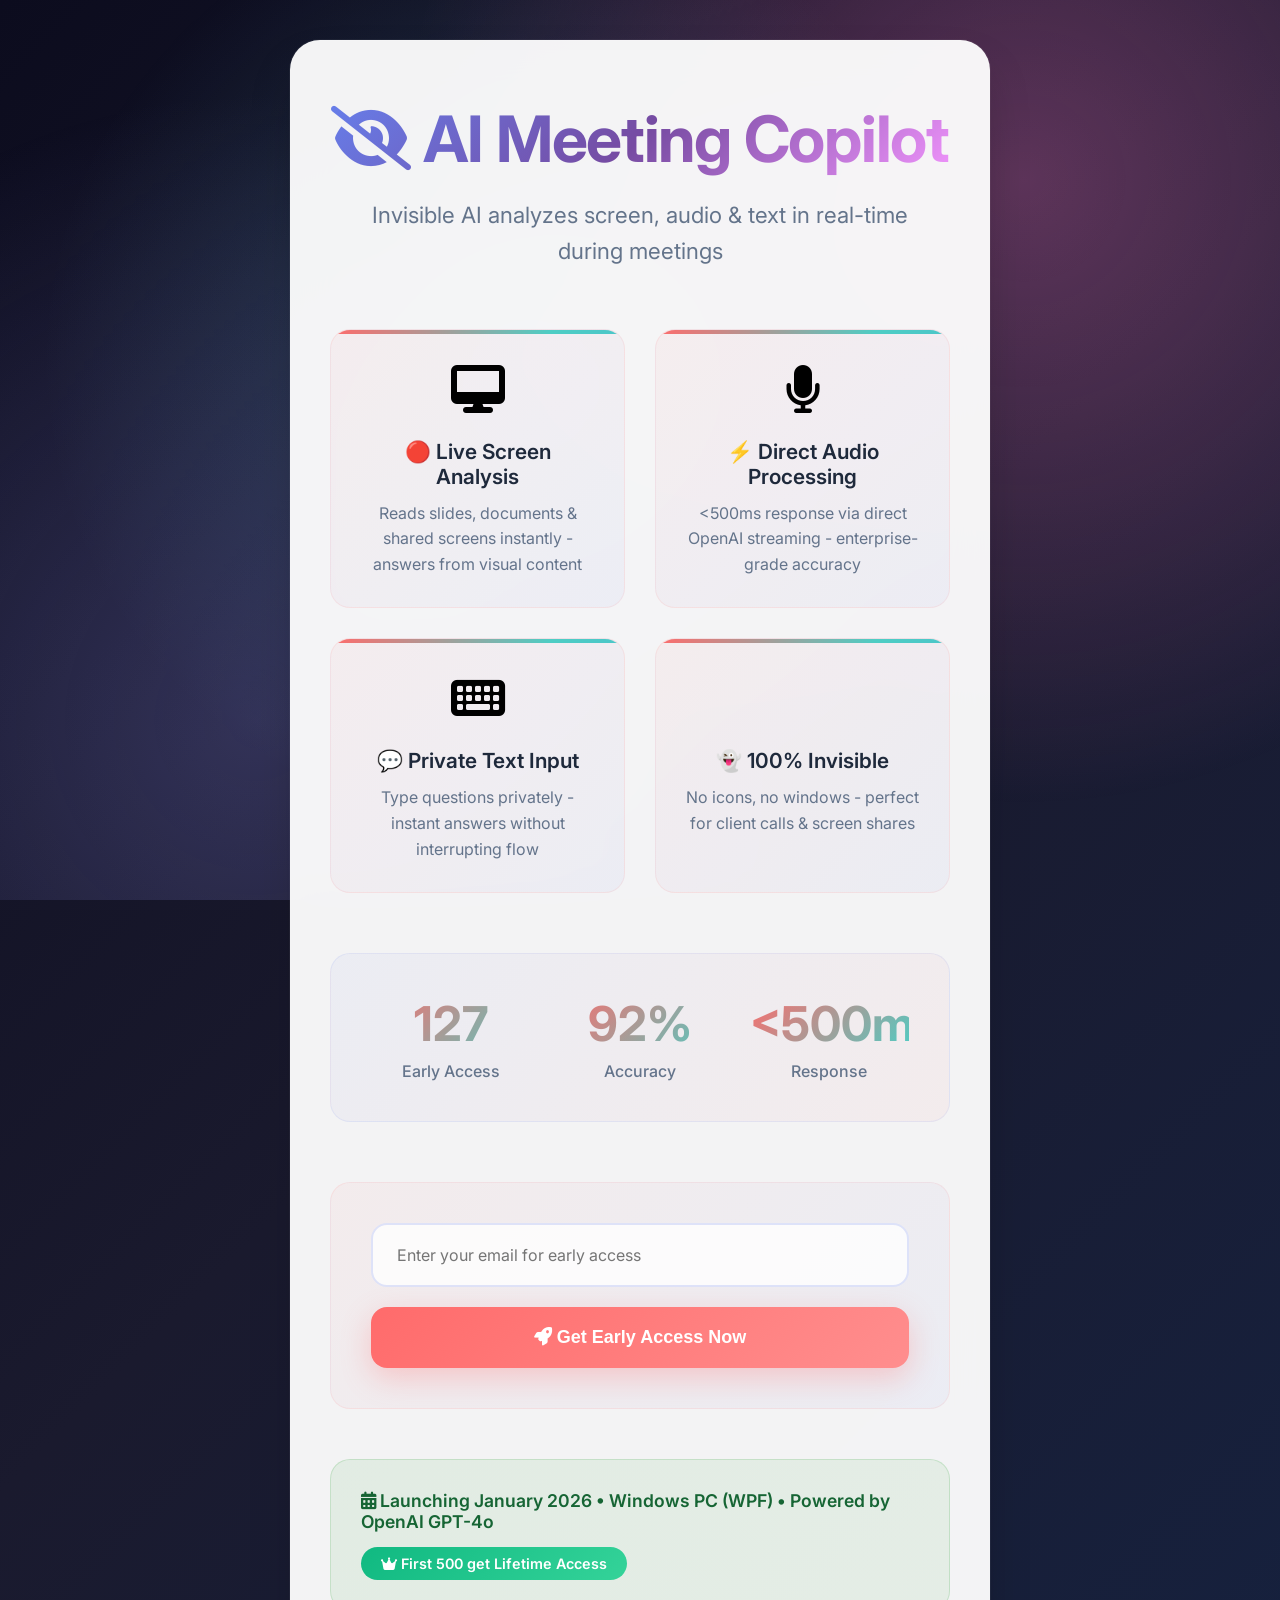
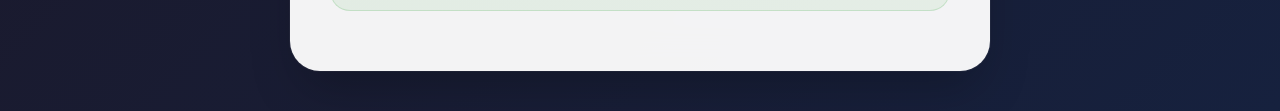
<file: meeting-copilot.html>
<!DOCTYPE html>
<html>
<head>
<title>AI Meeting Copilot - Early Access</title>
<meta name="viewport" content="width=device-width, initial-scale=1">
<link href="https://fonts.googleapis.com/css2?family=Inter:wght@300;400;500;600;700&display=swap" rel="stylesheet">
<link rel="stylesheet" href="https://cdnjs.cloudflare.com/ajax/libs/font-awesome/6.4.0/css/all.min.css">
<style>
* { margin:0; padding:0; box-sizing:border-box; }
body { 
  font-family: 'Inter', -apple-system, BlinkMacSystemFont, sans-serif; 
  background: linear-gradient(135deg, #0c0c1e 0%, #1a1a2e 50%, #16213e 100%); 
  min-height:100vh; 
  overflow-x:hidden;
  position: relative;
}
body::before {
  content: '';
  position: fixed;
  top: 0; left: 0; right: 0; bottom: 0;
  background: radial-gradient(circle at 20% 80%, rgba(120,119,198,0.3) 0%, transparent 50%),
              radial-gradient(circle at 80% 20%, rgba(255,119,198,0.3) 0%, transparent 50%),
              radial-gradient(circle at 40% 40%, rgba(120,219,255,0.2) 0%, transparent 50%);
  z-index: -1;
  animation: float 20s ease-in-out infinite;
}
@keyframes float {
  0%, 100% { transform: scale(1) rotate(0deg); opacity: 0.8; }
  50% { transform: scale(1.1) rotate(180deg); opacity: 0.6; }
}

.container { 
  background: rgba(255,255,255,0.95);
  backdrop-filter: blur(20px);
  padding: 60px 40px; 
  border-radius: 30px; 
  box-shadow: 
    0 25px 50px -12px rgba(0,0,0,0.25),
    0 0 0 1px rgba(255,255,255,0.05),
    inset 0 1px 0 rgba(255,255,255,0.1);
  max-width: 700px; 
  text-align: center; 
  margin: 40px auto;
  position: relative;
  animation: slideUp 0.8s ease-out;
}
@keyframes slideUp {
  from { opacity: 0; transform: translateY(30px); }
  to { opacity: 1; transform: translateY(0); }
}

h1 { 
  background: linear-gradient(135deg, #667eea 0%, #764ba2 50%, #f093fb 100%);
  -webkit-background-clip: text;
  -webkit-text-fill-color: transparent;
  background-clip: text;
  font-size: clamp(2.5rem, 5vw, 4rem); 
  font-weight: 700; 
  margin-bottom: 20px;
  letter-spacing: -0.02em;
}

.subtitle { 
  color: #64748b; 
  font-size: clamp(1.1rem, 2.5vw, 1.4rem); 
  font-weight: 400;
  margin-bottom: 50px;
  line-height: 1.6;
  max-width: 600px;
  margin-left: auto;
  margin-right: auto;
}

.feature-grid { 
  display: grid; 
  grid-template-columns: repeat(auto-fit, minmax(280px, 1fr)); 
  gap: 30px; 
  margin: 60px 0; 
}

.feature { 
  background: linear-gradient(135deg, rgba(255,107,107,0.05) 0%, rgba(102,126,234,0.05) 100%);
  padding: 30px; 
  border-radius: 20px; 
  border: 1px solid rgba(255,107,107,0.1);
  transition: all 0.4s cubic-bezier(0.4, 0, 0.2, 1);
  position: relative;
  overflow: hidden;
}
.feature::before {
  content: '';
  position: absolute;
  top: 0; left: 0; right: 0; height: 4px;
  background: linear-gradient(90deg, #ff6b6b, #4ecdc4, #45b7d1, #96ceb4, #feca57);
  background-size: 300% 100%;
  animation: gradientShift 3s ease infinite;
}
@keyframes gradientShift {
  0%, 100% { background-position: 0% 50%; }
  50% { background-position: 100% 50%; }
}
.feature:hover {
  transform: translateY(-8px);
  box-shadow: 0 20px 40px rgba(255,107,107,0.15);
  border-color: rgba(255,107,107,0.2);
}

.feature-icon { 
  font-size: 3rem; 
  margin-bottom: 20px;
  display: block;
}
.feature-title { 
  font-size: 1.3rem; 
  font-weight: 600; 
  color: #1e293b; 
  margin-bottom: 12px;
}
.feature-desc { 
  color: #64748b; 
  font-size: 1rem;
  line-height: 1.6;
}

.stats { 
  display: grid; 
  grid-template-columns: repeat(auto-fit, minmax(150px, 1fr)); 
  gap: 30px; 
  margin: 60px 0; 
  background: linear-gradient(135deg, rgba(102,126,234,0.05) 0%, rgba(255,107,107,0.05) 100%);
  padding: 40px; 
  border-radius: 20px; 
  border: 1px solid rgba(102,126,234,0.1);
}
.stat { 
  text-align: center; 
}
.stat-number { 
  font-size: clamp(2rem, 4vw, 3rem); 
  font-weight: 700; 
  background: linear-gradient(135deg, #ff6b6b, #4ecdc4);
  -webkit-background-clip: text;
  -webkit-text-fill-color: transparent;
  background-clip: text;
  display: block;
  margin-bottom: 8px;
}
.stat-label { 
  color: #64748b; 
  font-size: 1rem; 
  font-weight: 500;
}

.form-wrapper {
  background: linear-gradient(135deg, rgba(255,107,107,0.05) 0%, rgba(102,126,234,0.05) 100%);
  padding: 40px;
  border-radius: 20px;
  border: 1px solid rgba(255,107,107,0.1);
  margin: 50px 0;
}
input { 
  width: 100%; 
  padding: 20px 24px; 
  border: 2px solid rgba(102,126,234,0.2); 
  border-radius: 16px; 
  font-size: 16px; 
  background: rgba(255,255,255,0.8);
  transition: all 0.3s ease;
  font-family: inherit;
}
input:focus { 
  outline: none; 
  border-color: #ff6b6b; 
  box-shadow: 0 0 0 4px rgba(255,107,107,0.1);
  background: white;
  transform: translateY(-2px);
}
button { 
  width: 100%; 
  padding: 20px; 
  background: linear-gradient(135deg, #ff6b6b 0%, #ff8e8e 100%);
  color: white; 
  border: none; 
  border-radius: 16px; 
  font-size: 18px; 
  font-weight: 600; 
  cursor: pointer; 
  transition: all 0.4s cubic-bezier(0.4, 0, 0.2, 1);
  margin-top: 20px;
  box-shadow: 0 10px 30px rgba(255,107,107,0.3);
}
button:hover { 
  transform: translateY(-4px);
  box-shadow: 0 20px 40px rgba(255,107,107,0.4);
}

.launch-info { 
  background: linear-gradient(135deg, rgba(76,175,80,0.1) 0%, rgba(102,187,106,0.1) 100%);
  padding: 30px; 
  border-radius: 20px; 
  margin-top: 40px; 
  border: 1px solid rgba(76,175,80,0.2);
  text-align: left;
}
.launch-text { 
  color: #166534; 
  font-size: 1.1rem; 
  font-weight: 600; 
  margin: 0;
}
.launch-badge {
  display: inline-block;
  background: linear-gradient(135deg, #10b981, #34d399);
  color: white;
  padding: 8px 20px;
  border-radius: 50px;
  font-size: 0.9rem;
  font-weight: 600;
  margin-top: 15px;
}

@media (max-width: 768px) {
  .container { margin: 20px; padding: 40px 30px; }
  .feature-grid { grid-template-columns: 1fr; }
  .stats { grid-template-columns: repeat(2, 1fr); }
}
</style>
</head>
<body>
<div class="container">
  <h1><i class="fas fa-eye-slash"></i> AI Meeting Copilot</h1>
  <p class="subtitle">Invisible AI analyzes screen, audio & text in real-time during meetings</p>

  <div class="feature-grid">
    <div class="feature">
      <div class="feature-icon"><i class="fas fa-desktop"></i></div>
      <div class="feature-title">🔴 Live Screen Analysis</div>
      <div class="feature-desc">Reads slides, documents & shared screens instantly - answers from visual content</div>
    </div>
    <div class="feature">
      <div class="feature-icon"><i class="fas fa-microphone"></i></div>
      <div class="feature-title">⚡ Direct Audio Processing</div>
      <div class="feature-desc">&lt;500ms response via direct OpenAI streaming - enterprise-grade accuracy</div>
    </div>
    <div class="feature">
      <div class="feature-icon"><i class="fas fa-keyboard"></i></div>
      <div class="feature-title">💬 Private Text Input</div>
      <div class="feature-desc">Type questions privately - instant answers without interrupting flow</div>
    </div>
    <div class="feature">
      <div class="feature-icon"><i class="fas fa-eye-invisible"></i></div>
      <div class="feature-title">👻 100% Invisible</div>
      <div class="feature-desc">No icons, no windows - perfect for client calls & screen shares</div>
    </div>
  </div>

  <div class="stats">
    <div class="stat">
      <div class="stat-number">127</div>
      <div class="stat-label">Early Access</div>
    </div>
    <div class="stat">
      <div class="stat-number">92%</div>
      <div class="stat-label">Accuracy</div>
    </div>
    <div class="stat">
      <div class="stat-number">&lt;500ms</div>
      <div class="stat-label">Response</div>
    </div>
  </div>

  <div class="form-wrapper">
    <form action="YOUR_GOOGLE_FORM_LINK_1" method="POST">
      <input type="email" name="email" placeholder="Enter your email for early access" required>
      <button type="submit">
        <i class="fas fa-rocket"></i> Get Early Access Now
      </button>
    </form>
  </div>

  <div class="launch-info">
    <p class="launch-text">
      <i class="fas fa-calendar-alt"></i> Launching January 2026 
      • Windows PC (WPF) 
      • Powered by OpenAI GPT-4o
    </p>
    <span class="launch-badge">
      <i class="fas fa-crown"></i> First 500 get Lifetime Access
    </span>
  </div>
</div>
</body>
</html>
</file>
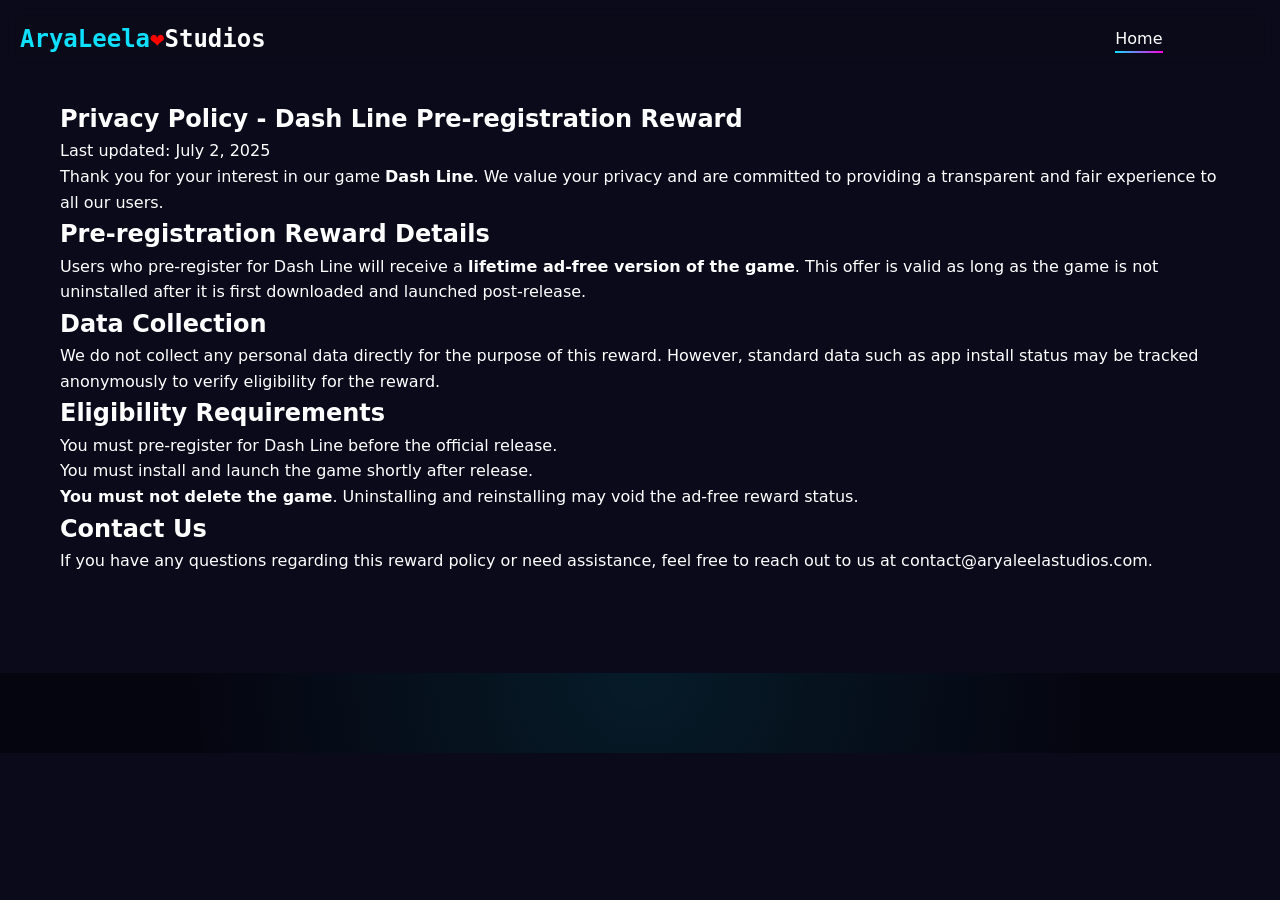
<file: privacy-policy-preRegister-reward1.htm>
<!-- privacy-policy.html -->
<!DOCTYPE html>
<html lang="en">
<head>
  <meta charset="UTF-8">
  <meta name="viewport" content="width=device-width, initial-scale=1.0">
  <title>Privacy Policy - Dash Line Pre-registration Reward</title>
  <link rel="stylesheet" href="style.css">
</head>
<body>
<header style="backdrop-filter: blur(10px); background-color: rgba(10, 10, 26, 0.8);">
  <nav class="navbar">
    <div class="logo">
      <a href="/"><span>AryaLeela<span style="color: red;">&#10084;</span></span>Studios </a>
    </div>
    <div class="nav-toggle" id="navToggle">
      <span></span>
      <span></span>
      <span></span>
    </div>
    <ul class="nav-links">
      <li><a href="index" class="nav-link active">Home</a></li>
      <li style="visibility: hidden"><a href="#services" class="nav-link">Services</a></li>
    </ul>
  </nav>
</header>

<main>
  <section class="legal-content">
    <div class="container">
      <h1>Privacy Policy - Dash Line Pre-registration Reward</h1>
      <p>Last updated: July 2, 2025</p>

      <p>Thank you for your interest in our game <strong>Dash Line</strong>. We value your privacy and are committed to providing a transparent and fair experience to all our users.</p>

      <h2>Pre-registration Reward Details</h2>
      <p>Users who pre-register for Dash Line will receive a <strong>lifetime ad-free version of the game</strong>. This offer is valid as long as the game is not uninstalled after it is first downloaded and launched post-release.</p>

      <h2>Data Collection</h2>
      <p>We do not collect any personal data directly for the purpose of this reward. However, standard data such as app install status may be tracked anonymously to verify eligibility for the reward.</p>

      <h2>Eligibility Requirements</h2>
      <ul>
        <li>You must pre-register for Dash Line before the official release.</li>
        <li>You must install and launch the game shortly after release.</li>
        <li><strong>You must not delete the game</strong>. Uninstalling and reinstalling may void the ad-free reward status.</li>
      </ul>

      <h2>Contact Us</h2>
      <p>If you have any questions regarding this reward policy or need assistance, feel free to reach out to us at <a href="mailto:contact@aryaleelastudios.com">contact@aryaleelastudios.com</a>.</p>
    </div>
  </section>
</main>

<footer>
  <!-- Include your footer here -->
</footer>
</body>
</html>
</file>
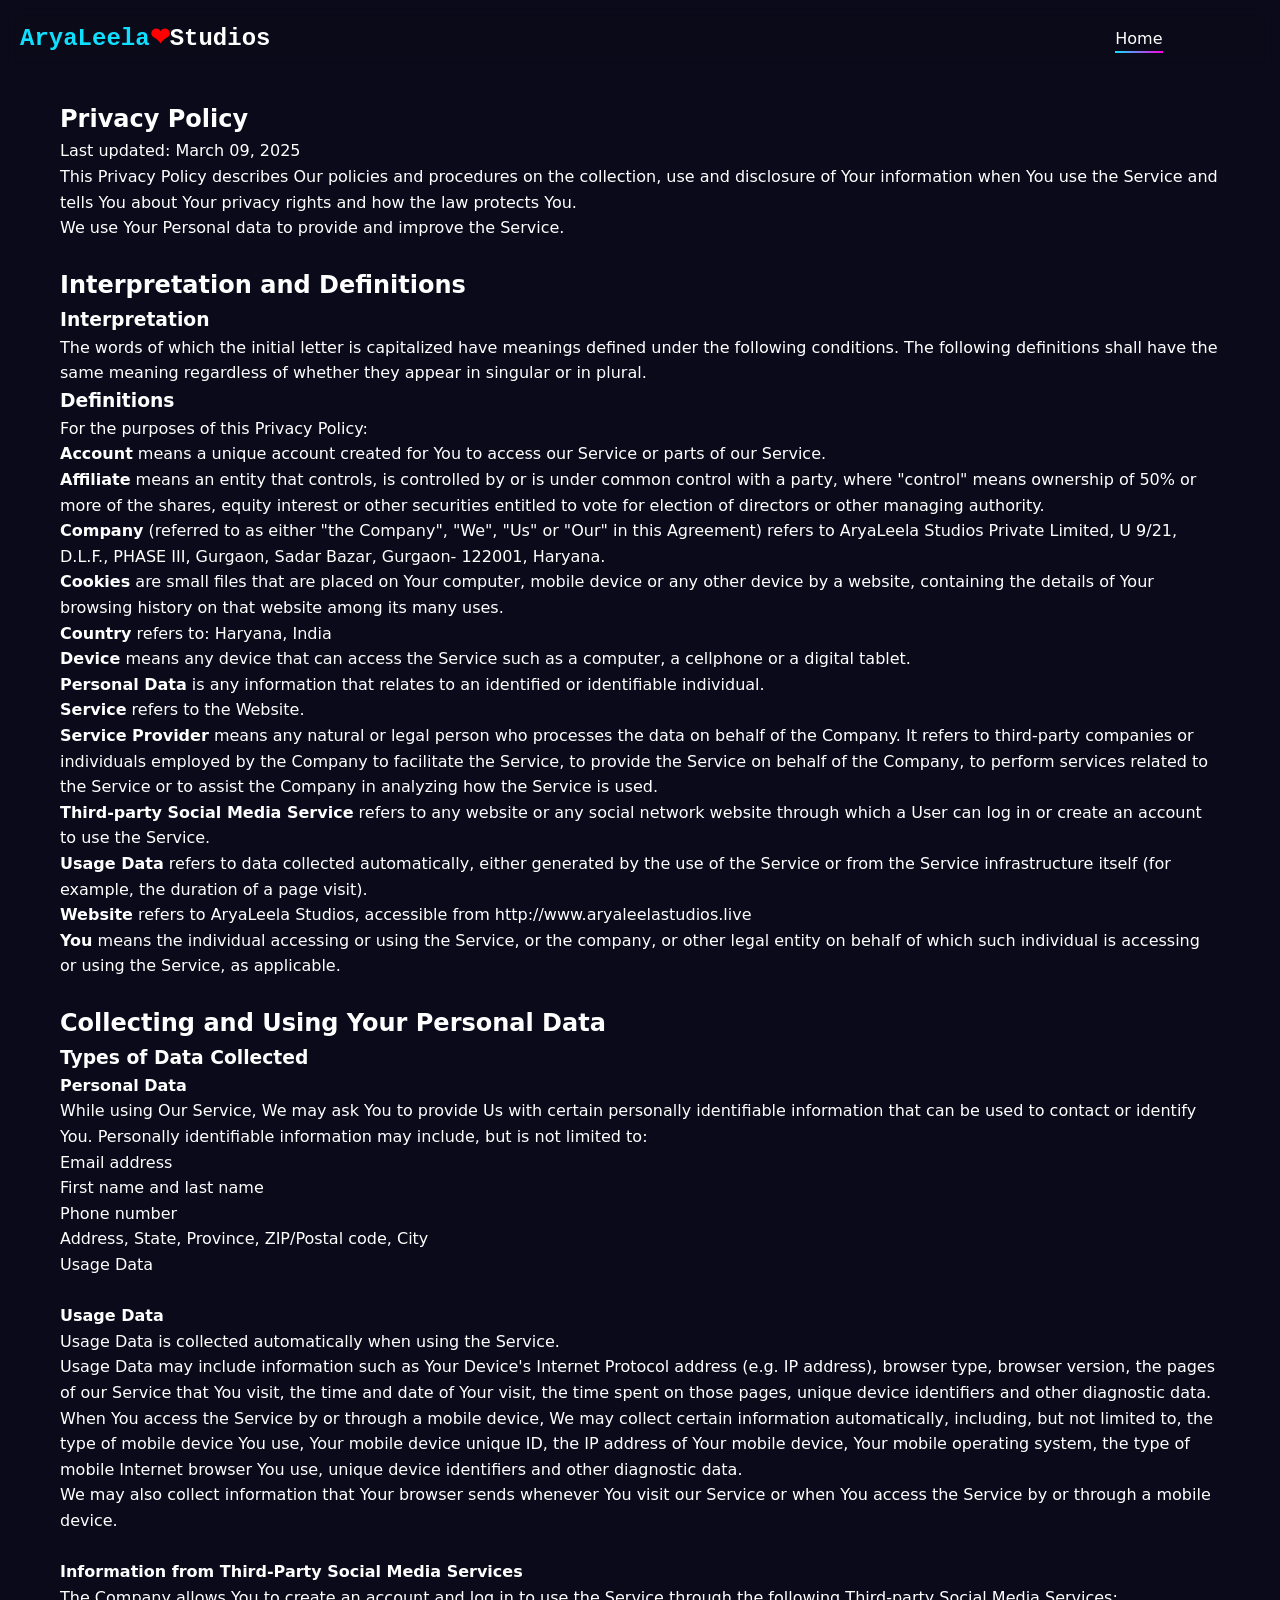
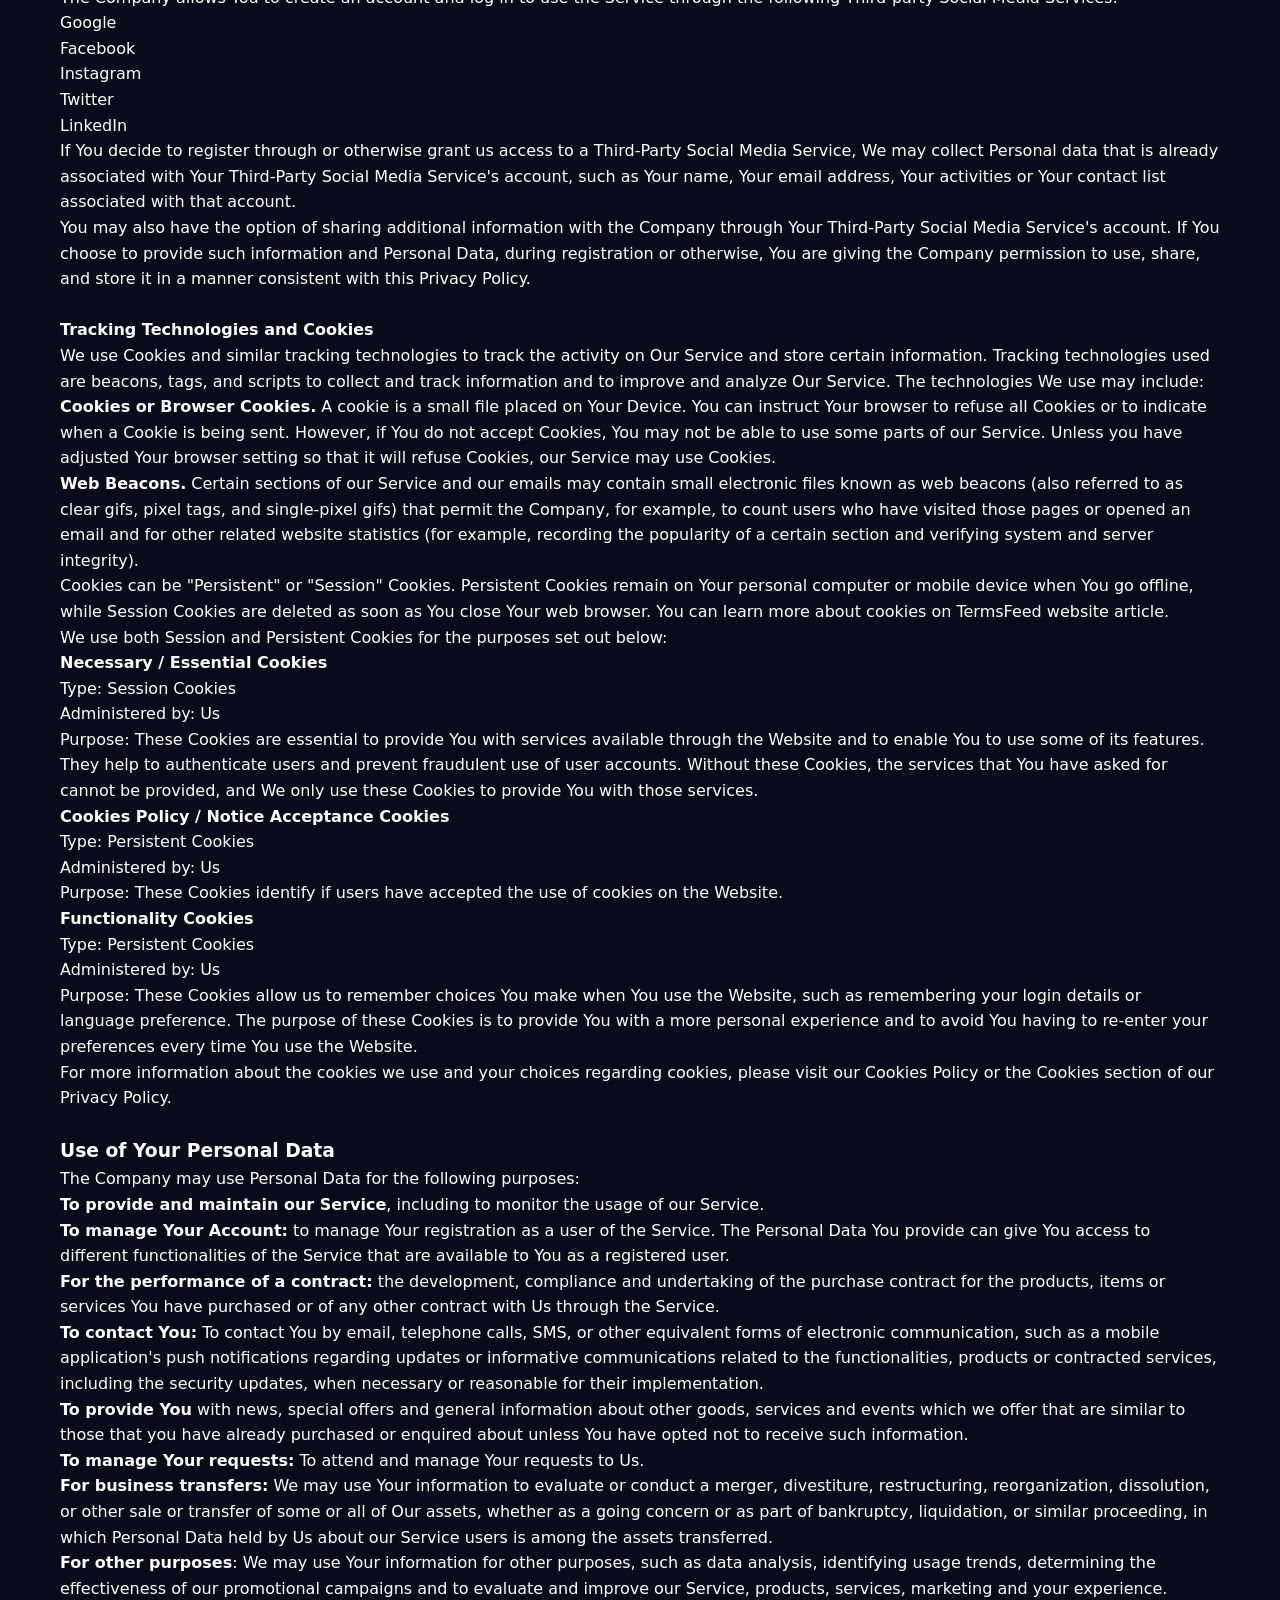
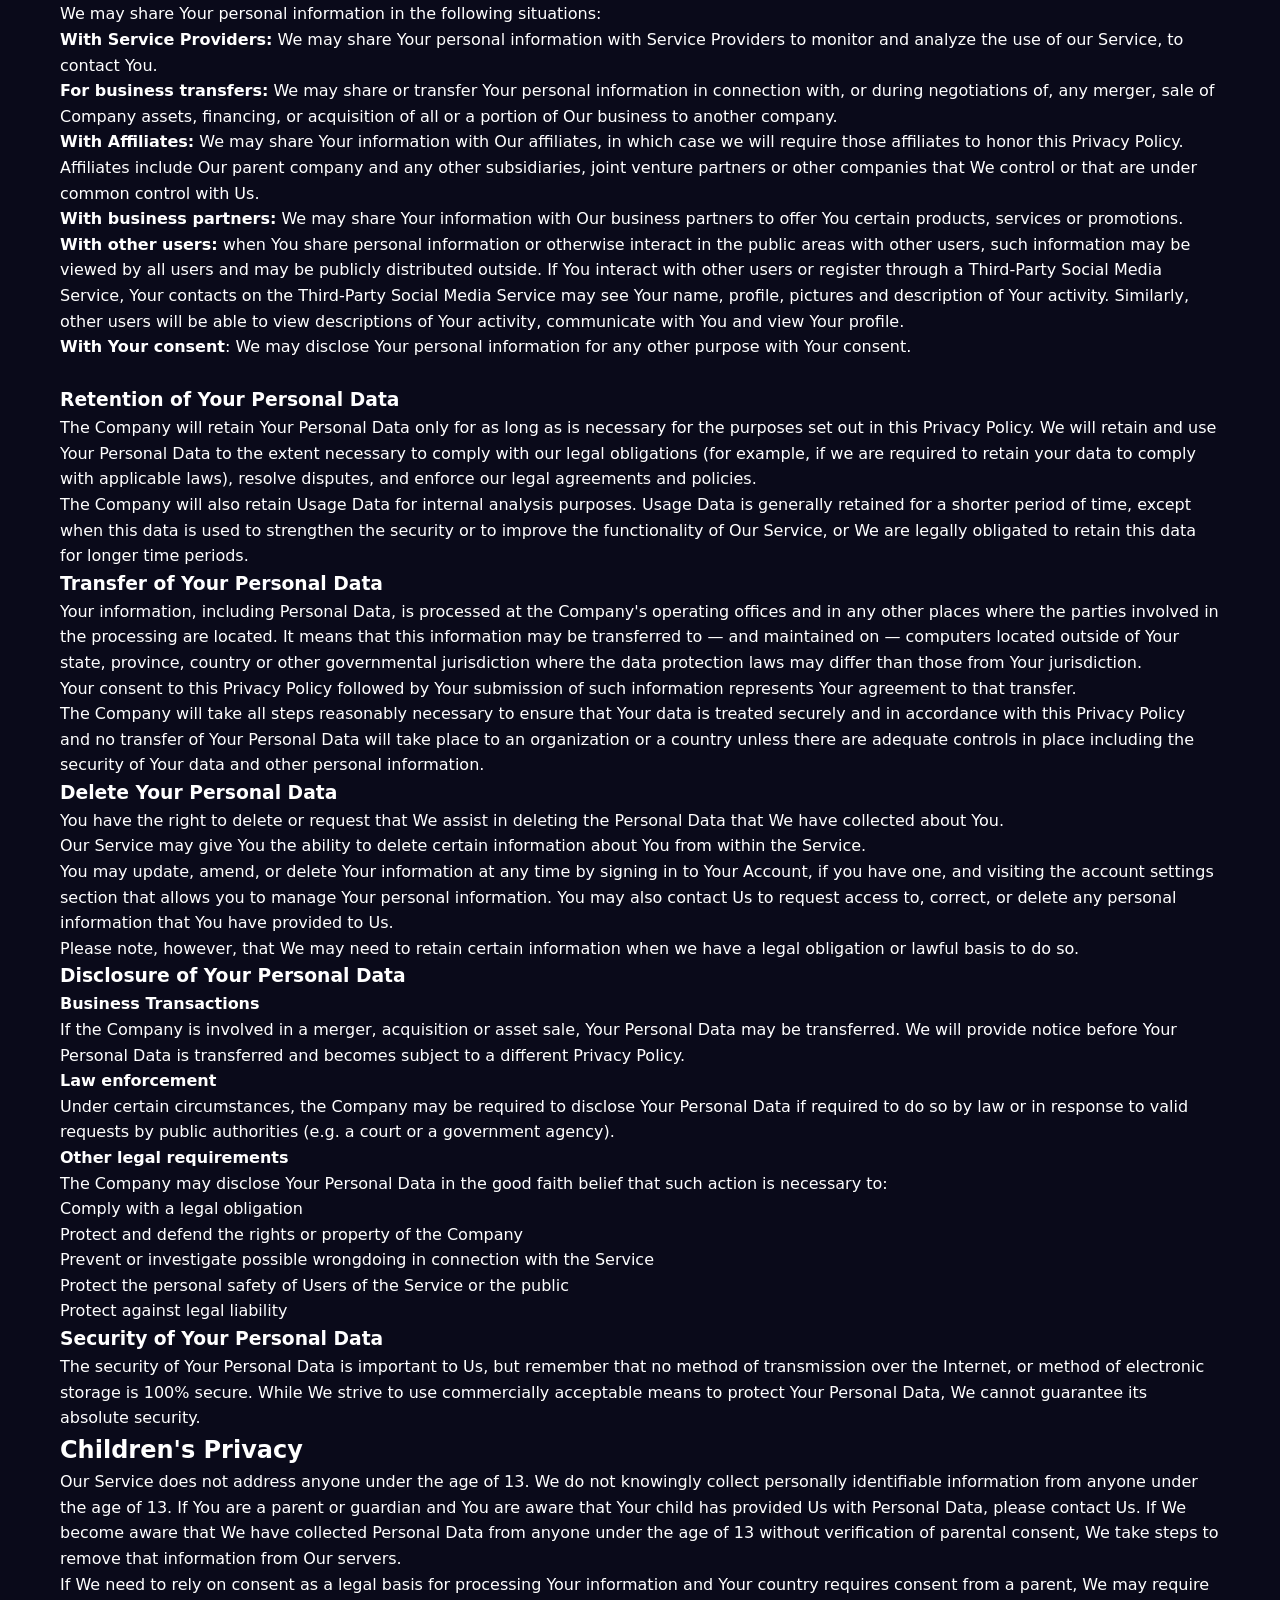
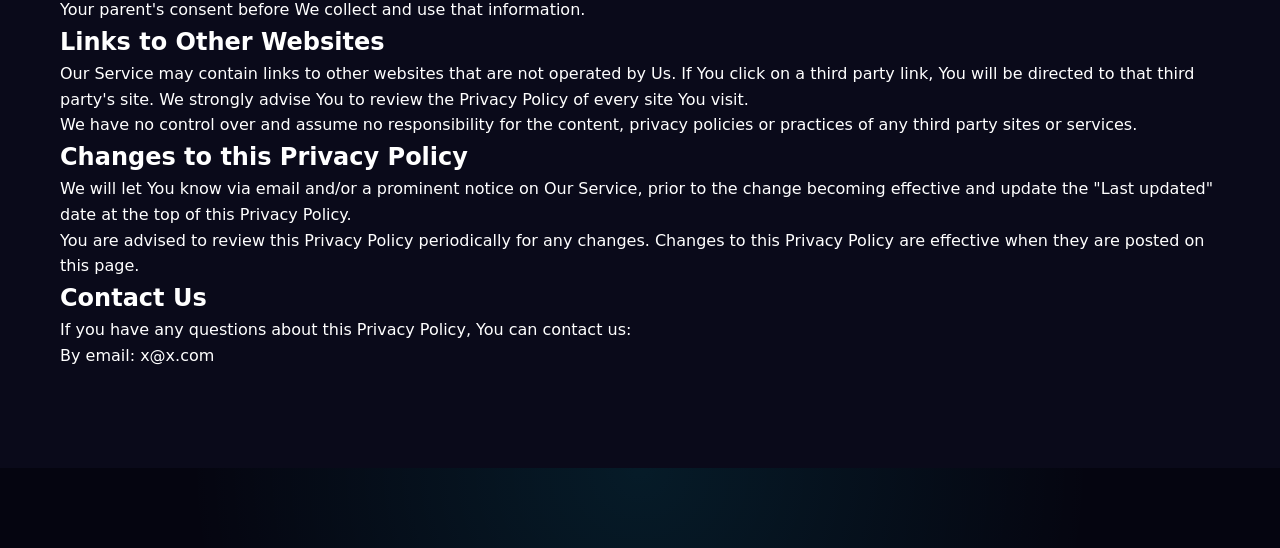
<file: privacy-policy.html>
<!-- privacy-policy.html -->
<!DOCTYPE html>
<html lang="en">
<head>
  <meta charset="UTF-8">
  <meta name="viewport" content="width=device-width, initial-scale=1.0">
  <title>Privacy Policy - AryaLeela Studios</title>
  <link rel="stylesheet" href="style.css">
</head>
<body>
<header style="backdrop-filter: blur(10px); background-color: rgba(10, 10, 26, 0.8);">
    <nav class="navbar">
      <div class="logo">
<a href="/"><span>AryaLeela<span style="color: red;">&#10084;</span></span>Studios </a>
      </div>
      <div class="nav-toggle" id="navToggle">
        <span></span>
        <span></span>
        <span></span>
      </div>
	  <ul class="nav-links">
        <li><a href="index" class="nav-link active">Home</a></li>
        <li style="visibility: hidden"><a href="#services" class="nav-link">Services</a></li>
        <!-- <li><a href="#portfolio" class="nav-link">Portfolio</a></li> -->
        <!-- <li style="visibility: hidden"><a href="#team" class="nav-link">Team</a></li> -->
        <!-- <li  style="visibility: hidden"><a href="#contact" class="nav-link">Contact</a></li> -->
      </ul>
    </nav>
  
    <!-- Include your navigation bar here -->
  </header>
  <main>
    <section class="legal-content">
      <div class="container">
       <h1>Privacy Policy</h1>
<p>Last updated: March 09, 2025</p>
<p>This Privacy Policy describes Our policies and procedures on the collection, use and disclosure of Your information when You use the Service and tells You about Your privacy rights and how the law protects You.</p>
<p>We use Your Personal data to provide and improve the Service. 
<!-- By using the Service, You agree to the collection and use of information in accordance with this Privacy Policy. This Privacy Policy has been created with the help of the  -->
<!-- <a href="https://www.termsfeed.com/privacy-policy-generator/" target="_blank">Privacy Policy Generator</a>. -->
</p>
<br>
<h2>Interpretation and Definitions</h2>
<h3>Interpretation</h3>
<p>The words of which the initial letter is capitalized have meanings defined under the following conditions. The following definitions shall have the same meaning regardless of whether they appear in singular or in plural.</p>
<h3>Definitions</h3>
<p>For the purposes of this Privacy Policy:</p>
<ul>
<li>
<p><strong>Account</strong> means a unique account created for You to access our Service or parts of our Service.</p>
</li>
<li>
<p><strong>Affiliate</strong> means an entity that controls, is controlled by or is under common control with a party, where &quot;control&quot; means ownership of 50% or more of the shares, equity interest or other securities entitled to vote for election of directors or other managing authority.</p>
</li>
<li>
<p><strong>Company</strong> (referred to as either &quot;the Company&quot;, &quot;We&quot;, &quot;Us&quot; or &quot;Our&quot; in this Agreement) refers to AryaLeela Studios Private Limited, U 9/21, D.L.F., PHASE III, Gurgaon, Sadar Bazar, Gurgaon- 122001, Haryana.</p>
</li>
<li>
<p><strong>Cookies</strong> are small files that are placed on Your computer, mobile device or any other device by a website, containing the details of Your browsing history on that website among its many uses.</p>
</li>
<li>
<p><strong>Country</strong> refers to: Haryana,  India</p>
</li>
<li>
<p><strong>Device</strong> means any device that can access the Service such as a computer, a cellphone or a digital tablet.</p>
</li>
<li>
<p><strong>Personal Data</strong> is any information that relates to an identified or identifiable individual.</p>
</li>
<li>
<p><strong>Service</strong> refers to the Website.</p>
</li>
<li>
<p><strong>Service Provider</strong> means any natural or legal person who processes the data on behalf of the Company. It refers to third-party companies or individuals employed by the Company to facilitate the Service, to provide the Service on behalf of the Company, to perform services related to the Service or to assist the Company in analyzing how the Service is used.</p>
</li>
<li>
<p><strong>Third-party Social Media Service</strong> refers to any website or any social network website through which a User can log in or create an account to use the Service.</p>
</li>
<li>
<p><strong>Usage Data</strong> refers to data collected automatically, either generated by the use of the Service or from the Service infrastructure itself (for example, the duration of a page visit).</p>
</li>
<li>
<p><strong>Website</strong> refers to AryaLeela Studios, accessible from <a href="http://www.aryaleelastudios.live" rel="external nofollow noopener" target="_blank">http://www.aryaleelastudios.live</a></p>
</li>
<li>
<p><strong>You</strong> means the individual accessing or using the Service, or the company, or other legal entity on behalf of which such individual is accessing or using the Service, as applicable.</p>
</li>
</ul>
<br>
<h2>Collecting and Using Your Personal Data</h2>
<h3>Types of Data Collected</h3>
<h4>Personal Data</h4>
<p>While using Our Service, We may ask You to provide Us with certain personally identifiable information that can be used to contact or identify You. Personally identifiable information may include, but is not limited to:</p>
<ul>
<li>
<p>Email address</p>
</li>
<li>
<p>First name and last name</p>
</li>
<li>
<p>Phone number</p>
</li>
<li>
<p>Address, State, Province, ZIP/Postal code, City</p>
</li>
<li>
<p>Usage Data</p>
</li>
</ul>
<br>
<h4>Usage Data</h4>
<p>Usage Data is collected automatically when using the Service.</p>
<p>Usage Data may include information such as Your Device's Internet Protocol address (e.g. IP address), browser type, browser version, the pages of our Service that You visit, the time and date of Your visit, the time spent on those pages, unique device identifiers and other diagnostic data.</p>
<p>When You access the Service by or through a mobile device, We may collect certain information automatically, including, but not limited to, the type of mobile device You use, Your mobile device unique ID, the IP address of Your mobile device, Your mobile operating system, the type of mobile Internet browser You use, unique device identifiers and other diagnostic data.</p>
<p>We may also collect information that Your browser sends whenever You visit our Service or when You access the Service by or through a mobile device.</p>
<br>
<h4>Information from Third-Party Social Media Services</h4>
<p>The Company allows You to create an account and log in to use the Service through the following Third-party Social Media Services:</p>
<ul>
<li>Google</li>
<li>Facebook</li>
<li>Instagram</li>
<li>Twitter</li>
<li>LinkedIn</li>
</ul>
<p>If You decide to register through or otherwise grant us access to a Third-Party Social Media Service, We may collect Personal data that is already associated with Your Third-Party Social Media Service's account, such as Your name, Your email address, Your activities or Your contact list associated with that account.</p>
<p>You may also have the option of sharing additional information with the Company through Your Third-Party Social Media Service's account. If You choose to provide such information and Personal Data, during registration or otherwise, You are giving the Company permission to use, share, and store it in a manner consistent with this Privacy Policy.</p>
<br>
<h4>Tracking Technologies and Cookies</h4>
<p>We use Cookies and similar tracking technologies to track the activity on Our Service and store certain information. Tracking technologies used are beacons, tags, and scripts to collect and track information and to improve and analyze Our Service. The technologies We use may include:</p>
<ul>
<li><strong>Cookies or Browser Cookies.</strong> A cookie is a small file placed on Your Device. You can instruct Your browser to refuse all Cookies or to indicate when a Cookie is being sent. However, if You do not accept Cookies, You may not be able to use some parts of our Service. Unless you have adjusted Your browser setting so that it will refuse Cookies, our Service may use Cookies.</li>
<li><strong>Web Beacons.</strong> Certain sections of our Service and our emails may contain small electronic files known as web beacons (also referred to as clear gifs, pixel tags, and single-pixel gifs) that permit the Company, for example, to count users who have visited those pages or opened an email and for other related website statistics (for example, recording the popularity of a certain section and verifying system and server integrity).</li>
</ul>
<p>Cookies can be &quot;Persistent&quot; or &quot;Session&quot; Cookies. Persistent Cookies remain on Your personal computer or mobile device when You go offline, while Session Cookies are deleted as soon as You close Your web browser. You can learn more about cookies on <a href="https://www.termsfeed.com/blog/cookies/#What_Are_Cookies" target="_blank">TermsFeed website</a> article.</p>
<p>We use both Session and Persistent Cookies for the purposes set out below:</p>
<ul>
<li>
<p><strong>Necessary / Essential Cookies</strong></p>
<p>Type: Session Cookies</p>
<p>Administered by: Us</p>
<p>Purpose: These Cookies are essential to provide You with services available through the Website and to enable You to use some of its features. They help to authenticate users and prevent fraudulent use of user accounts. Without these Cookies, the services that You have asked for cannot be provided, and We only use these Cookies to provide You with those services.</p>
</li>
<li>
<p><strong>Cookies Policy / Notice Acceptance Cookies</strong></p>
<p>Type: Persistent Cookies</p>
<p>Administered by: Us</p>
<p>Purpose: These Cookies identify if users have accepted the use of cookies on the Website.</p>
</li>
<li>
<p><strong>Functionality Cookies</strong></p>
<p>Type: Persistent Cookies</p>
<p>Administered by: Us</p>
<p>Purpose: These Cookies allow us to remember choices You make when You use the Website, such as remembering your login details or language preference. The purpose of these Cookies is to provide You with a more personal experience and to avoid You having to re-enter your preferences every time You use the Website.</p>
</li>
</ul>
<p>For more information about the cookies we use and your choices regarding cookies, please visit our Cookies Policy or the Cookies section of our Privacy Policy.</p>
<br>
<h3>Use of Your Personal Data</h3>
<p>The Company may use Personal Data for the following purposes:</p>
<ul>
<li>
<p><strong>To provide and maintain our Service</strong>, including to monitor the usage of our Service.</p>
</li>
<li>
<p><strong>To manage Your Account:</strong> to manage Your registration as a user of the Service. The Personal Data You provide can give You access to different functionalities of the Service that are available to You as a registered user.</p>
</li>
<li>
<p><strong>For the performance of a contract:</strong> the development, compliance and undertaking of the purchase contract for the products, items or services You have purchased or of any other contract with Us through the Service.</p>
</li>
<li>
<p><strong>To contact You:</strong> To contact You by email, telephone calls, SMS, or other equivalent forms of electronic communication, such as a mobile application's push notifications regarding updates or informative communications related to the functionalities, products or contracted services, including the security updates, when necessary or reasonable for their implementation.</p>
</li>
<li>
<p><strong>To provide You</strong> with news, special offers and general information about other goods, services and events which we offer that are similar to those that you have already purchased or enquired about unless You have opted not to receive such information.</p>
</li>
<li>
<p><strong>To manage Your requests:</strong> To attend and manage Your requests to Us.</p>
</li>
<li>
<p><strong>For business transfers:</strong> We may use Your information to evaluate or conduct a merger, divestiture, restructuring, reorganization, dissolution, or other sale or transfer of some or all of Our assets, whether as a going concern or as part of bankruptcy, liquidation, or similar proceeding, in which Personal Data held by Us about our Service users is among the assets transferred.</p>
</li>
<li>
<p><strong>For other purposes</strong>: We may use Your information for other purposes, such as data analysis, identifying usage trends, determining the effectiveness of our promotional campaigns and to evaluate and improve our Service, products, services, marketing and your experience.</p>
</li>
</ul>
<p>We may share Your personal information in the following situations:</p>
<ul>
<li><strong>With Service Providers:</strong> We may share Your personal information with Service Providers to monitor and analyze the use of our Service,  to contact You.</li>
<li><strong>For business transfers:</strong> We may share or transfer Your personal information in connection with, or during negotiations of, any merger, sale of Company assets, financing, or acquisition of all or a portion of Our business to another company.</li>
<li><strong>With Affiliates:</strong> We may share Your information with Our affiliates, in which case we will require those affiliates to honor this Privacy Policy. Affiliates include Our parent company and any other subsidiaries, joint venture partners or other companies that We control or that are under common control with Us.</li>
<li><strong>With business partners:</strong> We may share Your information with Our business partners to offer You certain products, services or promotions.</li>
<li><strong>With other users:</strong> when You share personal information or otherwise interact in the public areas with other users, such information may be viewed by all users and may be publicly distributed outside. If You interact with other users or register through a Third-Party Social Media Service, Your contacts on the Third-Party Social Media Service may see Your name, profile, pictures and description of Your activity. Similarly, other users will be able to view descriptions of Your activity, communicate with You and view Your profile.</li>
<li><strong>With Your consent</strong>: We may disclose Your personal information for any other purpose with Your consent.</li>
</ul>
<br>
<h3>Retention of Your Personal Data</h3>
<p>The Company will retain Your Personal Data only for as long as is necessary for the purposes set out in this Privacy Policy. We will retain and use Your Personal Data to the extent necessary to comply with our legal obligations (for example, if we are required to retain your data to comply with applicable laws), resolve disputes, and enforce our legal agreements and policies.</p>
<p>The Company will also retain Usage Data for internal analysis purposes. Usage Data is generally retained for a shorter period of time, except when this data is used to strengthen the security or to improve the functionality of Our Service, or We are legally obligated to retain this data for longer time periods.</p>
<h3>Transfer of Your Personal Data</h3>
<p>Your information, including Personal Data, is processed at the Company's operating offices and in any other places where the parties involved in the processing are located. It means that this information may be transferred to — and maintained on — computers located outside of Your state, province, country or other governmental jurisdiction where the data protection laws may differ than those from Your jurisdiction.</p>
<p>Your consent to this Privacy Policy followed by Your submission of such information represents Your agreement to that transfer.</p>
<p>The Company will take all steps reasonably necessary to ensure that Your data is treated securely and in accordance with this Privacy Policy and no transfer of Your Personal Data will take place to an organization or a country unless there are adequate controls in place including the security of Your data and other personal information.</p>
<h3>Delete Your Personal Data</h3>
<p>You have the right to delete or request that We assist in deleting the Personal Data that We have collected about You.</p>
<p>Our Service may give You the ability to delete certain information about You from within the Service.</p>
<p>You may update, amend, or delete Your information at any time by signing in to Your Account, if you have one, and visiting the account settings section that allows you to manage Your personal information. You may also contact Us to request access to, correct, or delete any personal information that You have provided to Us.</p>
<p>Please note, however, that We may need to retain certain information when we have a legal obligation or lawful basis to do so.</p>
<h3>Disclosure of Your Personal Data</h3>
<h4>Business Transactions</h4>
<p>If the Company is involved in a merger, acquisition or asset sale, Your Personal Data may be transferred. We will provide notice before Your Personal Data is transferred and becomes subject to a different Privacy Policy.</p>
<h4>Law enforcement</h4>
<p>Under certain circumstances, the Company may be required to disclose Your Personal Data if required to do so by law or in response to valid requests by public authorities (e.g. a court or a government agency).</p>
<h4>Other legal requirements</h4>
<p>The Company may disclose Your Personal Data in the good faith belief that such action is necessary to:</p>
<ul>
<li>Comply with a legal obligation</li>
<li>Protect and defend the rights or property of the Company</li>
<li>Prevent or investigate possible wrongdoing in connection with the Service</li>
<li>Protect the personal safety of Users of the Service or the public</li>
<li>Protect against legal liability</li>
</ul>
<h3>Security of Your Personal Data</h3>
<p>The security of Your Personal Data is important to Us, but remember that no method of transmission over the Internet, or method of electronic storage is 100% secure. While We strive to use commercially acceptable means to protect Your Personal Data, We cannot guarantee its absolute security.</p>
<h2>Children's Privacy</h2>
<p>Our Service does not address anyone under the age of 13. We do not knowingly collect personally identifiable information from anyone under the age of 13. If You are a parent or guardian and You are aware that Your child has provided Us with Personal Data, please contact Us. If We become aware that We have collected Personal Data from anyone under the age of 13 without verification of parental consent, We take steps to remove that information from Our servers.</p>
<p>If We need to rely on consent as a legal basis for processing Your information and Your country requires consent from a parent, We may require Your parent's consent before We collect and use that information.</p>
<h2>Links to Other Websites</h2>
<p>Our Service may contain links to other websites that are not operated by Us. If You click on a third party link, You will be directed to that third party's site. We strongly advise You to review the Privacy Policy of every site You visit.</p>
<p>We have no control over and assume no responsibility for the content, privacy policies or practices of any third party sites or services.</p>
<h2>Changes to this Privacy Policy</h2>
<p>
<!-- We may update Our Privacy Policy from time to time. We will notify You of any changes by posting the new Privacy Policy on this page.</p> -->
<p>We will let You know via email and/or a prominent notice on Our Service, prior to the change becoming effective and update the &quot;Last updated&quot; date at the top of this Privacy Policy.</p>
<p>You are advised to review this Privacy Policy periodically for any changes. Changes to this Privacy Policy are effective when they are posted on this page.</p>
<h2>Contact Us</h2>
<p>If you have any questions about this Privacy Policy, You can contact us:</p>
<ul>
<li>By email: x@x.com</li>
</ul>
      </div>
    </section>
  </main>
  <footer>
    <!-- Include your footer here -->
  </footer>
</body>
</html>
</file>
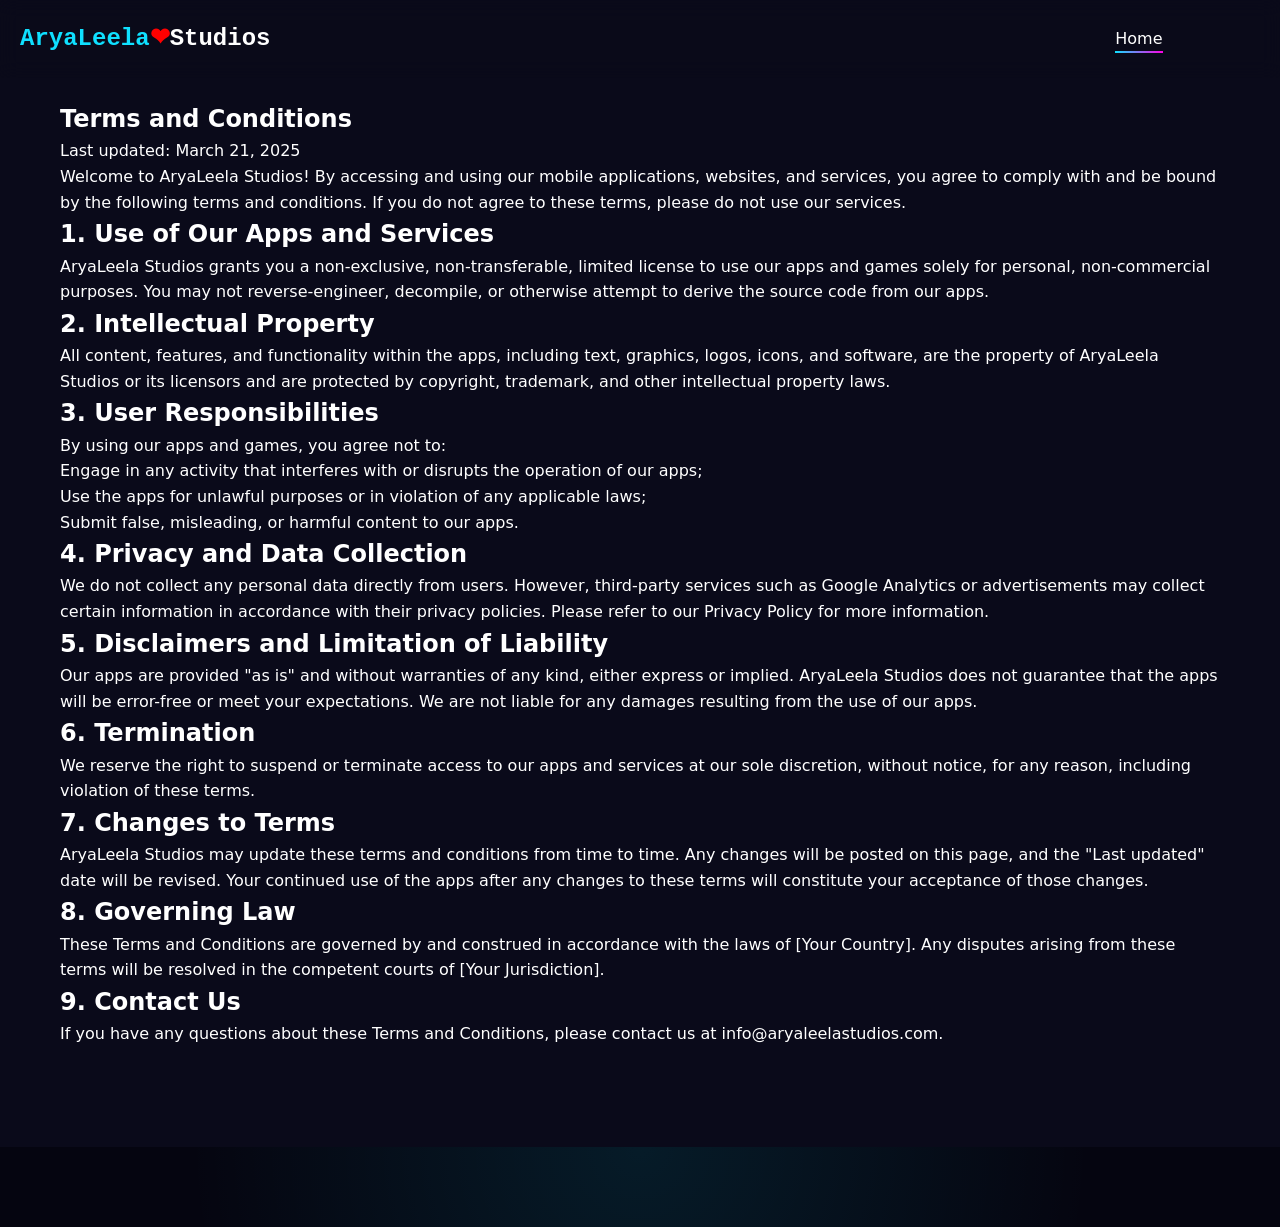
<file: tnc.html>
<!-- terms-and-conditions.html -->
<!DOCTYPE html>
<html lang="en">
<head>
  <meta charset="UTF-8">
  <meta name="viewport" content="width=device-width, initial-scale=1.0">
  <title>Terms and Conditions - AryaLeela Studios</title>
  <link rel="stylesheet" href="style.css">
</head>
<body>
<header style="backdrop-filter: blur(10px); background-color: rgba(10, 10, 26, 0.8);">
    <nav class="navbar">
      <div class="logo">
        <a href="/"><span>AryaLeela<span style="color: red;">&#10084;</span></span>Studios </a>
      </div>
      <div class="nav-toggle" id="navToggle">
        <span></span>
        <span></span>
        <span></span>
      </div>
	   <ul class="nav-links">
        <li><a href="index" class="nav-link active">Home</a></li>
        <li style="visibility: hidden"><a href="#services" class="nav-link">Services</a></li>
        <!-- <li><a href="#portfolio" class="nav-link">Portfolio</a></li> -->
        <!-- <li style="visibility: hidden"><a href="#team" class="nav-link">Team</a></li> -->
        <!-- <li  style="visibility: hidden"><a href="#contact" class="nav-link">Contact</a></li> -->
      </ul>
    </nav>
</header>
<main>
    <section class="legal-content">
        <div class="container">
            <h1>Terms and Conditions</h1>
            <p>Last updated: March 21, 2025</p>

            <p>Welcome to AryaLeela Studios! By accessing and using our mobile applications, websites, and services, you agree to comply with and be bound by the following terms and conditions. If you do not agree to these terms, please do not use our services.</p>

            <h2>1. Use of Our Apps and Services</h2>
            <p>AryaLeela Studios grants you a non-exclusive, non-transferable, limited license to use our apps and games solely for personal, non-commercial purposes. You may not reverse-engineer, decompile, or otherwise attempt to derive the source code from our apps.</p>

            <h2>2. Intellectual Property</h2>
            <p>All content, features, and functionality within the apps, including text, graphics, logos, icons, and software, are the property of AryaLeela Studios or its licensors and are protected by copyright, trademark, and other intellectual property laws.</p>

            <h2>3. User Responsibilities</h2>
            <p>By using our apps and games, you agree not to:</p>
            <ul>
                <li>Engage in any activity that interferes with or disrupts the operation of our apps;</li>
                <li>Use the apps for unlawful purposes or in violation of any applicable laws;</li>
                <li>Submit false, misleading, or harmful content to our apps.</li>
            </ul>

            <h2>4. Privacy and Data Collection</h2>
            <p>We do not collect any personal data directly from users. However, third-party services such as Google Analytics or advertisements may collect certain information in accordance with their privacy policies. Please refer to our <a href="privacy-policy.html">Privacy Policy</a> for more information.</p>

            <h2>5. Disclaimers and Limitation of Liability</h2>
            <p>Our apps are provided "as is" and without warranties of any kind, either express or implied. AryaLeela Studios does not guarantee that the apps will be error-free or meet your expectations. We are not liable for any damages resulting from the use of our apps.</p>

            <h2>6. Termination</h2>
            <p>We reserve the right to suspend or terminate access to our apps and services at our sole discretion, without notice, for any reason, including violation of these terms.</p>

            <h2>7. Changes to Terms</h2>
            <p>AryaLeela Studios may update these terms and conditions from time to time. Any changes will be posted on this page, and the "Last updated" date will be revised. Your continued use of the apps after any changes to these terms will constitute your acceptance of those changes.</p>

            <h2>8. Governing Law</h2>
            <p>These Terms and Conditions are governed by and construed in accordance with the laws of [Your Country]. Any disputes arising from these terms will be resolved in the competent courts of [Your Jurisdiction].</p>

            <h2>9. Contact Us</h2>
            <p>If you have any questions about these Terms and Conditions, please contact us at <a href="mailto:info@aryaleelastudios.com">info@aryaleelastudios.com</a>.</p>
        </div>	
    </section>
</main>

<footer>
    <!-- Include your footer here -->
</footer>
</body>
</html>
</file>
<file: style.css>
:root {
  --primary-color: #0fe0ff;
  --secondary-color: #ff00e5;
  --accent-color: #7000ff;
  --dark-bg: #0a0a1a;
  --darker-bg: #050510;
  --light-bg: #1a1a2e;
  --text-color: #ffffff;
  --text-secondary: rgba(255, 255, 255, 0.7);
  --text-tertiary: rgba(255, 255, 255, 0.5);
  --shadow-color: rgba(0, 0, 0, 0.2);
  --glass-bg: rgba(255, 255, 255, 0.05);
  --glass-border: rgba(255, 255, 255, 0.1);
  --transition: all 0.3s ease;
  --font-primary: 'Inter', system-ui, -apple-system, BlinkMacSystemFont, 'Segoe UI', Roboto, Oxygen, Ubuntu, Cantarell, 'Open Sans', 'Helvetica Neue', sans-serif;
  --font-secondary: 'Space Grotesk', monospace;
  --border-radius: 8px;
  --glow-shadow: 0 0 10px rgba(14, 224, 255, 0.5), 0 0 20px rgba(14, 224, 255, 0.3), 0 0 30px rgba(14, 224, 255, 0.1);
  --neon-shadow: 0 0 5px rgba(255, 0, 229, 0.5), 0 0 10px rgba(255, 0, 229, 0.3);
}

/* Base Styles */
* {
  margin: 0;
  padding: 0;
  box-sizing: border-box;
}

html {
  font-size: 62.5%;
  scroll-behavior: smooth;
}

body {
  font-family: var(--font-primary);
  font-size: 1.6rem;
  line-height: 1.6;
  color: var(--text-color);
  background-color: var(--dark-bg);
  overflow-x: hidden;
}

a {
  text-decoration: none;
  color: inherit;
  transition: var(--transition);
}

ul {
  list-style: none;
}

img {
  max-width: 100%;
  height: auto;
  display: block;
}

.container {
  width: 100%;
  max-width: 1200px;
  margin: 0 auto;
  padding: 0 2rem;
}

section {
  padding: 10rem 0;
  position: relative;
}

/* Preloader */
.preloader {
  position: fixed;
  top: 0;
  left: 0;
  width: 100%;
  height: 100%;
  background-color: var(--darker-bg);
  display: flex;
  justify-content: center;
  align-items: center;
  z-index: 9999;
  transition: opacity 0.5s ease, visibility 0.5s ease;
}

.preloader.hidden {
  opacity: 0;
  visibility: hidden;
}

.loader {
  display: flex;
  flex-direction: column;
  align-items: center;
}

.loader svg {
  width: 8rem;
  height: 8rem;
  transform-origin: center;
  animation: rotate 2s linear infinite;
}

.loader-text {
  margin-top: 2rem;
  font-family: var(--font-secondary);
  font-size: 1.4rem;
  letter-spacing: 0.5rem;
  animation: pulse 1.5s ease-in-out infinite;
}

#loader-circle {
  fill: none;
  stroke: var(--primary-color);
  stroke-width: 4;
  stroke-dasharray: 150, 200;
  stroke-dashoffset: 0;
  stroke-linecap: round;
  animation: dash 1.5s ease-in-out infinite;
}

@keyframes rotate {
  100% {
    transform: rotate(360deg);
  }
}

@keyframes dash {
  0% {
    stroke-dasharray: 1, 200;
    stroke-dashoffset: 0;
  }
  50% {
    stroke-dasharray: 90, 200;
    stroke-dashoffset: -35;
  }
  100% {
    stroke-dasharray: 90, 200;
    stroke-dashoffset: -125;
  }
}

@keyframes pulse {
  0%, 100% {
    opacity: 0.5;
  }
  50% {
    opacity: 1;
  }
}

/* Header & Navigation */
header {
  position: fixed;
  top: 0;
  left: 0;
  width: 100%;
  z-index: 1000;
  transition: var(--transition);
  padding: 2rem 0;
}

header.scrolled {
  background: rgba(10, 10, 26, 0.8);
  backdrop-filter: blur(10px);
  box-shadow: 0 5px 20px rgba(0, 0, 0, 0.1);
  padding: 1rem 0;
}

.navbar {
  display: flex;
  justify-content: space-between;
  align-items: center;
  padding: 0 2rem;
}

.logo {
  font-family: var(--font-secondary);
  font-size: 2.4rem;
  font-weight: 700;
  color: var(--text-color);
}

.logo span {
  color: var(--primary-color);
}

.nav-links {
  display: flex;
  gap: 3rem;
}

.nav-link {
  font-size: 1.6rem;
  font-weight: 500;
  color: var(--text-secondary);
  position: relative;
  padding: 0.5rem 0;
}

.nav-link:hover, .nav-link.active {
  color: var(--text-color);
}

.nav-link::after {
  content: '';
  position: absolute;
  bottom: 0;
  left: 0;
  width: 0;
  height: 2px;
  background: linear-gradient(90deg, var(--primary-color), var(--secondary-color));
  transition: var(--transition);
}

.nav-link:hover::after, .nav-link.active::after {
  width: 100%;
}

.nav-toggle {
  display: none;
  flex-direction: column;
  justify-content: space-between;
  width: 3rem;
  height: 2.1rem;
  cursor: pointer;
}

.nav-toggle span {
  display: block;
  height: 2px;
  width: 100%;
  background-color: var(--text-color);
  transition: var(--transition);
}

/* Hero Section */
.hero {
  height: 100vh;
  display: flex;
  align-items: center;
  justify-content: center;
  position: relative;
  overflow: hidden;
  background-color: var(--darker-bg);
}

#particles-js {
  position: absolute;
  width: 100%;
  height: 100%;
  top: 0;
  left: 0;
}

.hero-content {
  text-align: center;
  position: relative;
  z-index: 1;
  max-width: 800px;
  padding: 0 2rem;
}

.hero h1 {
  font-size: 6rem;
  font-weight: 800;
  line-height: 1.1;
  margin-bottom: 2rem;
  position: relative;
  display: inline-block;
}

.glitch {
  position: relative;
  color: var(--text-color);
  letter-spacing: 0.2rem;
  animation: glitch-skew 1s infinite linear alternate-reverse;
}

.glitch::before,
.glitch::after {
  content: attr(data-text);
  position: absolute;
  top: 0;
  left: 0;
  width: 100%;
  height: 100%;
  opacity: 0.8;
}

.glitch::before {
  color: var(--primary-color);
  animation: glitch-effect 1.5s infinite;
  clip-path: polygon(0 0, 100% 0, 100% 45%, 0 45%);
  transform: translate(-0.2rem, -0.2rem);
}

.glitch::after {
  color: var(--secondary-color);
  animation: glitch-effect 2s infinite;
  clip-path: polygon(0 60%, 100% 60%, 100% 100%, 0 100%);
  transform: translate(0.2rem, 0.2rem);
}

@keyframes glitch-effect {
  0% {
    transform: translate(0);
  }
  20% {
    transform: translate(-0.5rem, 0.5rem);
  }
  40% {
    transform: translate(-0.5rem, -0.5rem);
  }
  60% {
    transform: translate(0.5rem, 0.5rem);
  }
  80% {
    transform: translate(0.5rem, -0.5rem);
  }
  100% {
    transform: translate(0);
  }
}

@keyframes glitch-skew {
  0% {
    transform: skew(0deg);
  }
  10% {
    transform: skew(0deg);
  }
  11% {
    transform: skew(0.5deg);
  }
  50% {
    transform: skew(0deg);
  }
  51% {
    transform: skew(-0.5deg);
  }
  90% {
    transform: skew(0deg);
  }
  91% {
    transform: skew(-0.5deg);
  }
  100% {
    transform: skew(0deg);
  }
}

.subtitle {
  font-size: 2rem;
  color: var(--text-secondary);
  margin-bottom: 4rem;
}

.cta-buttons {
  display: flex;
  justify-content: center;
  gap: 2rem;
}

.btn {
  display: inline-block;
  padding: 1.2rem 3rem;
  font-size: 1.6rem;
  font-weight: 600;
  text-align: center;
  border-radius: var(--border-radius);
  transition: var(--transition);
  position: relative;
  overflow: hidden;
  z-index: 1;
}

.btn::before {
  content: '';
  position: absolute;
  top: 0;
  left: 0;
  width: 100%;
  height: 100%;
  background: linear-gradient(45deg, var(--primary-color), var(--secondary-color));
  z-index: -1;
  transition: var(--transition);
}

.btn-primary {
  color: var(--dark-bg);
  border: none;
}

.btn-primary:hover {
  transform: translateY(-3px);
  box-shadow: var(--glow-shadow);
}

.btn-secondary {
  color: var(--text-color);
  border: 2px solid var(--primary-color);
  background: transparent;
}

.btn-secondary::before {
  opacity: 0;
}

.btn-secondary:hover {
  transform: translateY(-3px);
  box-shadow: var(--glow-shadow);
}

.btn-secondary:hover::before {
  opacity: 0.2;
}

.btn-small {
  padding: 0.8rem 2rem;
  font-size: 1.4rem;
}

.scroll-indicator {
  position: absolute;
  bottom: 4rem;
  left: 50%;
  transform: translateX(-50%);
  display: flex;
  flex-direction: column;
  align-items: center;
  gap: 1rem;
  opacity: 0.7;
  transition: var(--transition);
}

.scroll-indicator:hover {
  opacity: 1;
}

.mouse {
  width: 3rem;
  height: 5rem;
  border: 2px solid var(--text-secondary);
  border-radius: 2rem;
  display: flex;
  justify-content: center;
  padding-top: 0.5rem;
}

.wheel {
  width: 0.4rem;
  height: 0.8rem;
  background-color: var(--text-color);
  border-radius: 0.2rem;
  animation: scroll 1.5s infinite;
}

@keyframes scroll {
  0% {
    transform: translateY(0);
    opacity: 1;
  }
  100% {
    transform: translateY(1.5rem);
    opacity: 0;
  }
}

.arrow {
  display: flex;
  flex-direction: column;
  align-items: center;
  gap: 0.5rem;
}

.arrow span {
  display: block;
  width: 1rem;
  height: 1rem;
  border-bottom: 2px solid var(--text-secondary);
  border-right: 2px solid var(--text-secondary);
  transform: rotate(45deg);
  animation: arrow 1.5s infinite;
}

.arrow span:nth-child(2) {
  animation-delay: 0.2s;
}

@keyframes arrow {
  0% {
    opacity: 0;
  }
  50% {
    opacity: 1;
  }
  100% {
    opacity: 0;
  }
}

/* Section Headers */
.section-header {
  text-align: center;
  margin-bottom: 6rem;
}

.section-header h2 {
  font-size: 4rem;
  font-weight: 700;
  margin-bottom: 1.5rem;
  position: relative;
  display: inline-block;
}

.section-header h2::after {
  content: '';
  position: absolute;
  bottom: -1rem;
  left: 50%;
  transform: translateX(-50%);
  width: 6rem;
  height: 0.3rem;
  background: linear-gradient(90deg, var(--primary-color), var(--secondary-color));
  border-radius: 0.2rem;
}

.section-header p {
  font-size: 1.8rem;
  color: var(--text-secondary);
  max-width: 600px;
  margin: 0 auto;
}

/* Services Section */
.services {
  background-color: var(--dark-bg);
  position: relative;
}

.services::before {
  content: '';
  position: absolute;
  top: 0;
  left: 0;
  width: 100%;
  height: 100%;
  background: radial-gradient(circle at 20% 30%, rgba(112, 0, 255, 0.15), transparent 70%);
}

.services-grid {
  display: grid;
  grid-template-columns: repeat(auto-fill, minmax(300px, 1fr));
  gap: 3rem;
}

.service-card {
  background: var(--light-bg);
  border-radius: var(--border-radius);
  padding: 3rem;
  transition: var(--transition);
  position: relative;
  overflow: hidden;
  z-index: 1;
  border: 1px solid var(--glass-border);
  backdrop-filter: blur(10px);
}

.service-card::before {
  content: '';
  position: absolute;
  top: 0;
  left: 0;
  width: 100%;
  height: 100%;
  background: linear-gradient(135deg, rgba(14, 224, 255, 0.1), rgba(255, 0, 229, 0.1));
  z-index: -1;
  opacity: 0;
  transition: var(--transition);
}

.service-card:hover {
  transform: translateY(-10px);
  box-shadow: 0 10px 30px rgba(0, 0, 0, 0.2);
}

.service-card:hover::before {
  opacity: 1;
}

.service-icon {
  font-size: 3.6rem;
  margin-bottom: 2rem;
  color: var(--primary-color);
  background: linear-gradient(45deg, var(--primary-color), var(--secondary-color));
  -webkit-background-clip: text;
  -webkit-text-fill-color: transparent;
}

.service-card h3 {
  font-size: 2.2rem;
  margin-bottom: 1.5rem;
  font-weight: 600;
}

.service-card p {
  color: var(--text-secondary);
  font-size: 1.6rem;
}

/* Featured Apps Section */
.featured-apps {
  background-color: var(--darker-bg);
  position: relative;
  overflow: hidden;
}

.featured-apps::before {
  content: '';
  position: absolute;
  top: 0;
  right: 0;
  width: 100%;
  height: 100%;
  background: radial-gradient(circle at 80% 20%, rgba(14, 224, 255, 0.15), transparent 70%);
}

.app-showcase {
  display: flex;
  justify-content: center;
  gap: 4rem;
  flex-wrap: wrap;
}

.app-card {
  flex: 0 1 300px;
  position: relative;
  border-radius: var(--border-radius);
  overflow: hidden;
  box-shadow: 0 15px 35px rgba(0, 0, 0, 0.3);
  transition: var(--transition);
}

.app-card:hover {
  transform: translateY(-10px);
  box-shadow: 0 20px 40px rgba(0, 0, 0, 0.4);
}

.app-preview {
  position: relative;
  overflow: hidden;
  border-radius: var(--border-radius);
  height: 600px;
}

.app-preview img {
  width: 100%;
  height: 100%;
  object-fit: cover;
  transition: var(--transition);
}

.app-overlay {
  position: absolute;
  bottom: 0;
  left: 0;
  width: 100%;
  height: 0;
  background: linear-gradient(to top, rgba(10, 10, 26, 0.9), transparent);
  display: flex;
  align-items: flex-end;
  padding: 2rem;
  transition: var(--transition);
  opacity: 0;
}

.app-card:hover .app-overlay {
  height: 50%;
  opacity: 1;
}

.app-details {
  width: 100%;
}

.app-details h3 {
  font-size: 2.2rem;
  margin-bottom: 0.5rem;
  font-weight: 600;
}

.app-details p {
  color: var(--text-secondary);
  margin-bottom: 1.5rem;
  font-size: 1.6rem;
}

/* Portfolio Section */
.portfolio {
  background-color: var(--dark-bg);
  position: relative;
}

.portfolio::before {
  content: '';
  position: absolute;
  bottom: 0;
  left: 0;
  width: 100%;
  height: 100%;
  background: radial-gradient(circle at 10% 90%, rgba(255, 0, 229, 0.15), transparent 70%);
}

.portfolio-filter {
  display: flex;
  justify-content: center;
  flex-wrap: wrap;
  gap: 1.5rem;
  margin-bottom: 4rem;
}

.filter-btn {
  background: transparent;
  border: 1px solid var(--glass-border);
  color: var(--text-secondary);
  padding: 0.8rem 2rem;
  border-radius: 3rem;
  font-size: 1.4rem;
  cursor: pointer;
  transition: var(--transition);
}

.filter-btn:hover, .filter-btn.active {
  background: linear-gradient(45deg, var(--primary-color), var(--secondary-color));
  color: var(--dark-bg);
  border-color: transparent;
}

.portfolio-grid {
  display: grid;
  grid-template-columns: repeat(auto-fill, minmax(300px, 1fr));
  gap: 3rem;
}

.portfolio-item {
  position: relative;
  border-radius: var(--border-radius);
  overflow: hidden;
  height: 250px;
  transition: var(--transition);
}

.portfolio-item img {
  width: 100%;
  height: 100%;
  object-fit: cover;
  transition: var(--transition);
}

.portfolio-overlay {
  position: absolute;
  top: 0;
  left: 0;
  width: 100%;
  height: 100%;
  background: rgba(10, 10, 26, 0.8);
  display: flex;
  align-items: center;
  justify-content: center;
  opacity: 0;
  transition: var(--transition);
}

.portfolio-item:hover .portfolio-overlay {
  opacity: 1;
}

.portfolio-item:hover img {
  transform: scale(1.1);
}

.portfolio-info {
  text-align: center;
  padding: 2rem;
  transform: translateY(20px);
  transition: var(--transition);
}

.portfolio-item:hover .portfolio-info {
  transform: translateY(0);
}

.portfolio-info h3 {
  font-size: 2rem;
  margin-bottom: 0.5rem;
  font-weight: 600;
}

.portfolio-info p {
  color: var(--text-secondary);
  margin-bottom: 1.5rem;
  font-size: 1.4rem;
}

.portfolio-link {
  display: inline-block;
  width: 4rem;
  height: 4rem;
  line-height: 4rem;
  text-align: center;
  background: var(--primary-color);
  color: var(--dark-bg);
  border-radius: 50%;
  transition: var(--transition);
}

.portfolio-link:hover {
  background: var(--secondary-color);
  transform: translateY(-3px);
}

/* Team Section */
.team {
  background-color: var(--darker-bg);
  position: relative;
}

.team::before {
  content: '';
  position: absolute;
  top: 0;
  right: 0;
  width: 100%;
  height: 100%;
  background: radial-gradient(circle at 70% 30%, rgba(14, 224, 255, 0.15), transparent 70%);
}

.team-grid {
  display: grid;
  grid-template-columns: repeat(auto-fill, minmax(250px, 1fr));
  gap: 4rem;
}

.team-member {
  perspective: 1000px;
}

.member-card {
  position: relative;
  width: 100%;
  height: 350px;
  transition: transform 0.8s;
  transform-style: preserve-3d;
}

.team-member:hover .member-card {
  transform: rotateY(180deg);
}

.member-front, .member-back {
  position: absolute;
  width: 100%;
  height: 100%;
  backface-visibility: hidden;
  border-radius: var(--border-radius);
  overflow: hidden;
}

.member-front {
  background-color: var(--light-bg);
  border: 1px solid var(--glass-border);
}

.member-front img {
  width: 100%;
  height: 75%;
  object-fit: cover;
}

.member-front h3 {
  font-size: 1.8rem;
  margin: 1.5rem 0 0.5rem;
  text-align: center;
}

.member-front p {
  color: var(--text-secondary);
  text-align: center;
  font-size: 1.4rem;
}

.member-back {
  background: linear-gradient(135deg, var(--light-bg), var(--dark-bg));
  transform: rotateY(180deg);
  display: flex;
  flex-direction: column;
  justify-content: center;
  align-items: center;
  padding: 2rem;
  text-align: center;
  border: 1px solid var(--glass-border);
}

.member-back h3 {
  font-size: 1.8rem;
  margin-bottom: 1.5rem;
}

.member-back p {
  color: var(--text-secondary);
  margin-bottom: 2rem;
  font-size: 1.4rem;
}

.social-links {
  display: flex;
  gap: 1.5rem;
}

.social-links a {
  display: inline-block;
  width: 3.5rem;
  height: 3.5rem;
  line-height: 3.5rem;
  text-align: center;
  background: var(--glass-bg);
  color: var(--text-color);
  border-radius: 50%;
  transition: var(--transition);
  border: 1px solid var(--glass-border);
}

.social-links a:hover {
  background: var(--primary-color);
  color: var(--dark-bg);
  transform: translateY(-3px);
}

/* Contact Section */
.contact {
  background-color: var(--dark-bg);
  position: relative;
}

.contact::before {
  content: '';
  position: absolute;
  bottom: 0;
  left: 0;
  width: 100%;
  height: 100%;
  background: radial-gradient(circle at 30% 70%, rgba(112, 0, 255, 0.15), transparent 70%);
}

.contact-wrapper {
  display: grid;
  grid-template-columns: repeat(auto-fit, minmax(300px, 1fr));
  gap: 5rem;
}

.contact-info {
  display: flex;
  flex-direction: column;
  gap: 3rem;
}

.contact-item {
  display: flex;
  align-items: flex-start;
  gap: 2rem;
}

.contact-item i {
  font-size: 2.4rem;
  color: var(--primary-color);
}

.contact-item h3 {
  font-size: 1.8rem;
  margin-bottom: 0.5rem;
  font-weight: 600;
}

.contact-item p {
  color: var(--text-secondary);
  font-size: 1.6rem;
}

.contact-form {
  display: flex;
  flex-direction: column;
  gap: 2rem;
}

.form-group {
  position: relative;
}

.form-group input,
.form-group textarea {
  width: 100%;
  padding: 1.5rem 2rem;
  background: var(--light-bg);
  border: 1px solid var(--glass-border);
  border-radius: var(--border-radius);
  color: var(--text-color);
  font-size: 1.6rem;
  transition: var(--transition);
}

.form-group textarea {
  min-height: 150px;
  resize: vertical;
}

.form-group label {
  position: absolute;
  top: 1.5rem;
  left: 2rem;
  color: var(--text-tertiary);
  font-size: 1.6rem;
  transition: var(--transition);
  pointer-events: none;
}

.form-group input:focus,
.form-group textarea:focus,
.form-group input:not(:placeholder-shown),
.form-group textarea:not(:placeholder-shown) {
  border-color: var(--primary-color);
  background: rgba(26, 26, 46, 0.8);
}

.form-group input:focus + label,
.form-group textarea:focus + label,
.form-group input:not(:placeholder-shown) + label,
.form-group textarea:not(:placeholder-shown) + label {
  top: -1.2rem;
  left: 1rem;
  font-size: 1.2rem;
  background: var(--dark-bg);
  padding: 0 0.5rem;
  color: var(--primary-color);
}

.form-group input::placeholder,
.form-group textarea::placeholder {
  color: transparent;
}

.error-message {
  color: #ff3860;
  font-size: 1.2rem;
  margin-top: 0.5rem;
  display: none;
}

.submit-btn {
  display: flex;
  align-items: center;
  justify-content: center;
  gap: 1rem;
  margin-top: 1rem;
  cursor: pointer;
}

.submit-btn i {
  transition: var(--transition);
}

.submit-btn:hover i {
  transform: translateX(5px);
}

/* Footer */
footer {
  background-color: var(--darker-bg);
  padding: 6rem 0 2rem;
  position: relative;
  overflow: hidden;
}

footer::before {
  content: '';
  position: absolute;
  top: 0;
  left: 0;
  width: 100%;
  height: 100%;
  background: radial-gradient(circle at 50% 0%, rgba(14, 224, 255, 0.1), transparent 70%);
}

.footer-content {
  display: grid;
  grid-template-columns: repeat(auto-fit, minmax(250px, 1fr));
  gap: 5rem;
  margin-bottom: 5rem;
}

.footer-logo {
  display: flex;
  flex-direction: column;
  gap: 2rem;
}

.footer-logo p {
  color: var(--text-secondary);
  font-size: 1.6rem;
}

.footer-links {
  display: grid;
  grid-template-columns: repeat(auto-fit, minmax(150px, 1fr));
  gap: 3rem;
}

.footer-column h3 {
  font-size: 1.8rem;
  margin-bottom: 2rem;
  font-weight: 600;
  position: relative;
}

.footer-column h3::after {
  content: '';
  position: absolute;
  bottom: -0.8rem;
  left: 0;
  width: 3rem;
  height: 0.2rem;
  background: linear-gradient(90deg, var(--primary-color), var(--secondary-color));
  border-radius: 0.1rem;
}

.footer-column ul {
  display: flex;
  flex-direction: column;
  gap: 1rem;
}

.footer-column a {
  color: var(--text-secondary);
  font-size: 1.5rem;
  transition: var(--transition);
}

.footer-column a:hover {
  color: var(--primary-color);
  transform: translateX(5px);
}

.footer-bottom {
  display: flex;
  justify-content: space-between;
  align-items: center;
  padding-top: 3rem;
  border-top: 1px solid var(--glass-border);
}

.footer-bottom p {
  color: var(--text-tertiary);
  font-size: 1.4rem;
}

.footer-social {
  display: flex;
  gap: 1.5rem;
}

.footer-social a {
  display: inline-block;
  width: 3.5rem;
  height: 3.5rem;
  line-height: 3.5rem;
  text-align: center;
  background: var(--glass-bg);
  color: var(--text-color);
  border-radius: 50%;
  transition: var(--transition);
  border: 1px solid var(--glass-border);
}

.footer-social a:hover {
  background: var(--primary-color);
  color: var(--dark-bg);
  transform: translateY(-3px);
}

/* Responsive Styles */
@media screen and (max-width: 1024px) {
  html {
    font-size: 60%;
  }
  
  .hero h1 {
    font-size: 5rem;
  }
  
  .section-header h2 {
    font-size: 3.5rem;
  }
}

@media screen and (max-width: 768px) {
  html {
    font-size: 55%;
  }
  
  .nav-toggle {
    display: flex;
  }
  
  .nav-links {
    position: fixed;
    top: 0;
    right: -100%;
    width: 70%;
    height: 100vh;
    background: rgba(10, 10, 26, 0.95);
    backdrop-filter: blur(10px);
    flex-direction: column;
    justify-content: center;
    align-items: center;
    transition: var(--transition);
    z-index: 999;
  }
  
  .nav-links.active {
    right: 0;
  }
  
  .hero h1 {
    font-size: 4rem;
  }
  
  .section-header h2 {
    font-size: 3rem;
  }
  
  .app-showcase {
    gap: 2rem;
  }
  
  .app-card {
    flex: 0 1 250px;
  }
  
  .app-preview {
    height: 500px;
  }
  
  .footer-bottom {
    flex-direction: column;
    gap: 2rem;
  }
}

@media screen and (max-width: 480px) {
  html {
    font-size: 50%;
  }
  
  .hero h1 {
    font-size: 3.5rem;
  }
  
  .subtitle {
    font-size: 1.8rem;
  }
  
  .cta-buttons {
    flex-direction: column;
    gap: 1.5rem;
  }
  
  .section-header h2 {
    font-size: 2.8rem;
  }
  
  .app-card {
    flex: 0 1 100%;
  }
  
  .app-preview {
    height: 450px;
  }
  
  .portfolio-filter {
    gap: 1rem;
  }
  
  .filter-btn {
    padding: 0.6rem 1.5rem;
    font-size: 1.2rem;
  }
}
</file>
